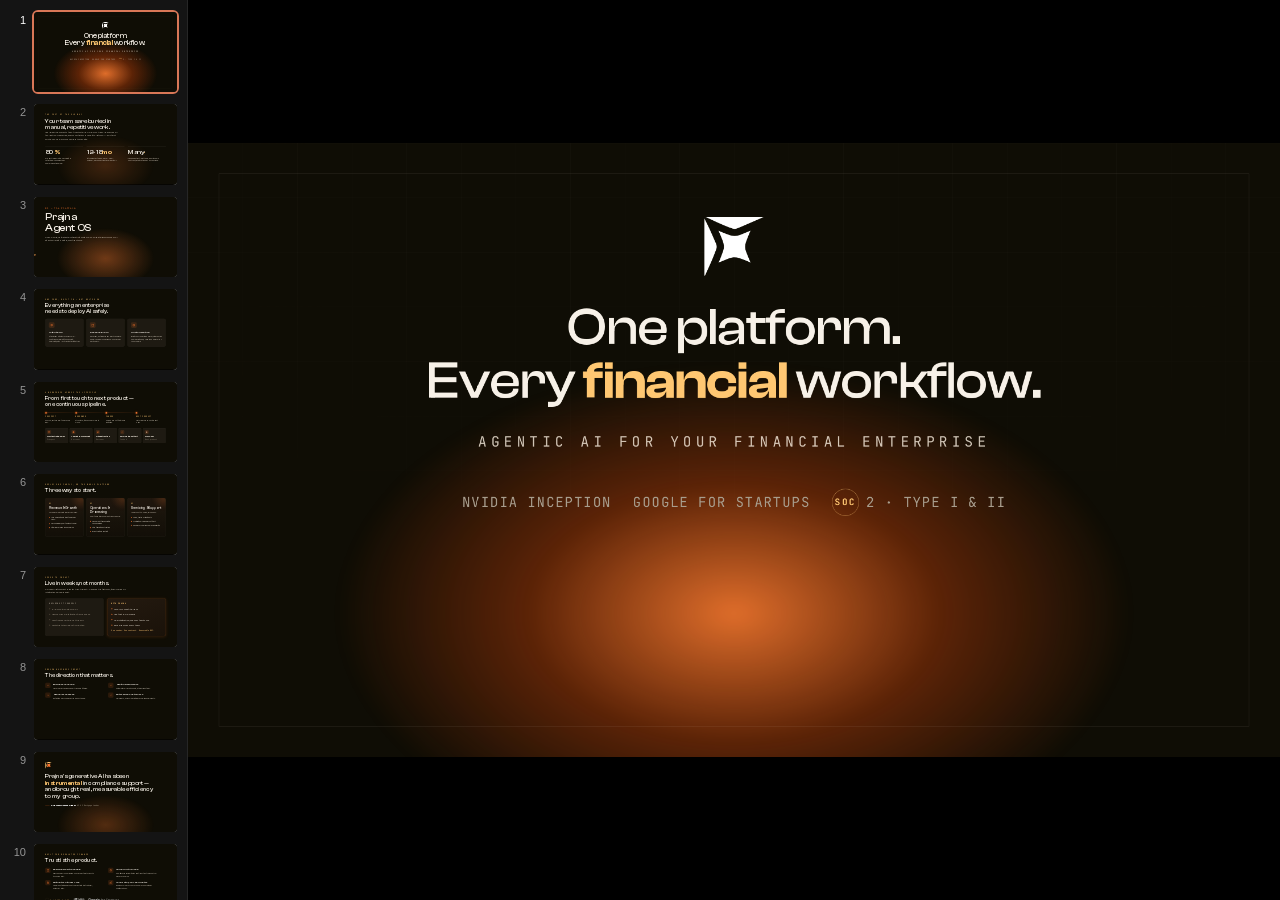
<file: deck/index.html>
<!doctype html>
<html lang="en">
<head>
<meta charset="utf-8" />
<meta name="viewport" content="width=device-width, initial-scale=1.0" />
<title>Prajna — Sales Deck</title>
<link rel="stylesheet" href="colors_and_type.css" />
<style>
  deck-stage:not(:defined){visibility:hidden}
  html,body{margin:0;background:#000}
  section{width:1920px;height:1080px;overflow:hidden;font-family:var(--font-sans);color:#F7F1E8}

  /* ---- backgrounds & frame ---- */
  .obsidian-bg{background:var(--ink-900)}
  .paper-bg{background:var(--paper-50);color:var(--ink-900)}
  .dawn{position:absolute;left:50%;bottom:-46%;transform:translateX(-50%);width:2400px;height:1500px;pointer-events:none;
    background:radial-gradient(44% 44% at 50% 50%, rgba(246,120,47,.9) 0%, rgba(200,67,10,.42) 34%, rgba(200,67,10,0) 66%);filter:blur(10px)}
  .dawn.soft{background:radial-gradient(44% 44% at 50% 50%, rgba(246,120,47,.42) 0%, rgba(200,67,10,0) 62%)}
  .frame{position:absolute;inset:54px;border:1.5px solid rgba(255,246,232,.16);pointer-events:none}
  .gridbg{position:absolute;inset:0;pointer-events:none;opacity:.5;
    background-image:linear-gradient(rgba(255,246,232,.04) 1px,transparent 1px),linear-gradient(90deg,rgba(255,246,232,.04) 1px,transparent 1px);
    background-size:96px 96px;
    -webkit-mask-image:radial-gradient(120% 90% at 50% 0%,#000 30%,transparent 78%);mask-image:radial-gradient(120% 90% at 50% 0%,#000 30%,transparent 78%)}
  .pad{position:absolute;inset:0;padding:130px 150px;box-sizing:border-box;display:flex;flex-direction:column}
  .z{position:relative;z-index:3}

  /* ---- type primitives ---- */
  .eyebrow{font-family:var(--font-mono);font-size:24px;letter-spacing:.32em;text-transform:uppercase;color:var(--spark-amber)}
  .paper-bg .eyebrow{color:var(--accent-ink)}
  .serif{font-family:var(--font-display);font-weight:500;letter-spacing:-.02em;line-height:1.02}
  em{font-style:normal;font-weight:600;color:var(--spark-amber)}
  .paper-bg em{color:var(--accent-ink)}
  .mono{font-family:var(--font-mono);font-feature-settings:"tnum" 1}

  /* ---- 1 · title ---- */
  .s-title{align-items:center;justify-content:center;text-align:center}
  .s-title .logo{height:104px;margin-bottom:44px}
  .s-title h1{font-size:92px;margin:0;max-width:1320px}
  .s-title .tag{font-family:var(--font-mono);font-size:25px;letter-spacing:.3em;text-transform:uppercase;color:rgba(255,245,230,.8);margin-top:42px}
  .s-title .trust{display:flex;gap:38px;align-items:center;justify-content:center;margin-top:66px;font-family:var(--font-mono);
    font-size:24px;letter-spacing:.1em;text-transform:uppercase;color:var(--ink-300)}
  .s-title .trust span{display:flex;align-items:center;gap:12px}
  .s-title .trust b{width:46px;height:46px;border:1.5px solid rgba(250,198,115,.45);border-radius:50%;display:flex;align-items:center;justify-content:center;color:var(--spark-amber);font-size:16px}

  /* ---- section divider ---- */
  .s-sec{justify-content:center}
  .s-sec .idx{font-family:var(--font-mono);font-size:30px;letter-spacing:.2em;color:var(--spark-orange)}
  .s-sec h2{font-size:140px;margin:22px 0 0;max-width:1400px}
  .s-sec .sub{font-size:30px;color:var(--ink-200);margin-top:40px;max-width:980px;line-height:1.45}
  .s-sec .mk{position:absolute;right:150px;top:50%;transform:translateY(-50%);width:300px;opacity:.92;filter:drop-shadow(0 0 60px rgba(246,120,47,.5))}

  /* ---- generic content head ---- */
  .head .eyebrow{margin-bottom:22px}
  .head h2{font-size:74px;margin:0;max-width:1300px}
  .head h2.dark{color:var(--ink-900)}
  .head p.kick{font-size:30px;line-height:1.45;color:var(--ink-200);margin:28px 0 0;max-width:1100px}
  .paper-bg .head p.kick{color:var(--fg-2)}

  /* ---- 2 · problem ---- */
  .s-prob h2{font-size:78px;margin:0 0 16px;max-width:1300px}
  .s-prob .lead{font-size:30px;color:var(--ink-200);max-width:1040px;line-height:1.45;margin:0 0 76px}
  .s-prob .row{display:grid;grid-template-columns:repeat(3,1fr);gap:48px;margin-top:auto;margin-bottom:auto}
  .s-prob .cell{border-top:2px solid rgba(255,246,232,.16);padding-top:30px}
  .s-prob .cell .pic{font-family:var(--font-display);font-weight:500;font-size:86px;line-height:1;color:#FBF5EC;letter-spacing:-.02em}
  .s-prob .cell .pic em{color:var(--spark-amber)}
  .s-prob .cell .lab{font-size:26px;color:var(--ink-200);margin-top:22px;line-height:1.42;max-width:420px}

  /* ---- platform overview (capability grid) ---- */
  .s-cap .grid{display:grid;grid-template-columns:repeat(3,1fr);gap:34px;flex:1;margin-top:64px}
  .s-cap .card{background:var(--ink-800);border:1px solid rgba(255,246,232,.1);border-radius:24px;padding:48px;display:flex;flex-direction:column}
  .s-cap .card .ic{width:78px;height:78px;border-radius:20px;background:rgba(246,120,47,.14);display:flex;align-items:center;justify-content:center;margin-bottom:34px}
  .s-cap .card .ic img{width:40px;height:40px}
  .s-cap .card h3{font-family:var(--font-display);font-weight:500;font-size:36px;color:#FBF5EC;margin:0;letter-spacing:-.01em}
  .s-cap .card p{font-size:24px;line-height:1.45;color:var(--ink-200);margin:18px 0 0}

  /* ---- agent workforce (lifecycle pipeline) ---- */
  .s-life .phases{display:flex;align-items:center;gap:0;margin:70px 0 56px}
  .s-life .ph{flex:1;display:flex;flex-direction:column;gap:18px;position:relative}
  .s-life .ph .dot{width:22px;height:22px;border-radius:50%;background:var(--spark-orange);box-shadow:0 0 0 8px rgba(246,120,47,.16),0 0 30px rgba(246,120,47,.6);position:relative;z-index:2}
  .s-life .ph::after{content:"";position:absolute;top:10px;left:11px;width:100%;height:2px;background:linear-gradient(90deg,var(--spark-orange),rgba(246,120,47,.25));z-index:1}
  .s-life .ph:last-child::after{display:none}
  .s-life .ph .pname{font-family:var(--font-mono);font-size:25px;letter-spacing:.12em;text-transform:uppercase;color:var(--spark-amber)}
  .s-life .ph .pdesc{font-size:24px;color:var(--ink-200);line-height:1.4;max-width:340px}
  .s-life .agents{display:grid;grid-template-columns:repeat(5,1fr);gap:20px;margin-top:auto}
  .s-life .agent{background:var(--ink-800);border:1px solid rgba(255,246,232,.1);border-radius:18px;padding:26px 24px;display:flex;flex-direction:column;gap:16px}
  .s-life .agent .ai{width:54px;height:54px;border-radius:14px;background:rgba(246,120,47,.14);display:flex;align-items:center;justify-content:center}
  .s-life .agent .ai img{width:28px;height:28px}
  .s-life .agent h4{font-size:25px;font-weight:600;color:#F4ECE0;margin:0;line-height:1.15}
  .s-life .agent span{font-family:var(--font-mono);font-size:24px;color:var(--ink-400)}

  /* ---- three solution families ---- */
  .s-fam .cols{display:grid;grid-template-columns:repeat(3,1fr);gap:34px;flex:1;margin-top:64px}
  .s-fam .col{position:relative;background:linear-gradient(180deg,rgba(36,26,16,.8),rgba(20,16,9,.7));border:1px solid rgba(255,246,232,.1);border-radius:26px;padding:50px;display:flex;flex-direction:column;overflow:hidden}
  .s-fam .col .pglow{position:absolute;right:-30%;top:-30%;width:70%;height:60%;background:radial-gradient(circle,rgba(246,120,47,.2),transparent 65%);filter:blur(20px)}
  .s-fam .col .num{font-family:var(--font-mono);font-size:24px;letter-spacing:.16em;color:var(--spark-amber);position:relative;z-index:2}
  .s-fam .col h3{font-family:var(--font-display);font-weight:500;font-size:42px;color:#FBF5EC;margin:24px 0 0;letter-spacing:-.01em;position:relative;z-index:2}
  .s-fam .col .desc{font-size:24px;line-height:1.45;color:var(--ink-200);margin:18px 0 0;position:relative;z-index:2}
  .s-fam .col ul{list-style:none;margin:34px 0 0;padding:0;display:flex;flex-direction:column;gap:20px;position:relative;z-index:2}
  .s-fam .col li{font-size:24px;line-height:1.35;color:#E6DECF;display:flex;gap:16px;align-items:flex-start}
  .s-fam .col li .d{width:11px;height:11px;flex:none;margin-top:11px;transform:rotate(45deg);background:var(--spark-orange)}

  /* ---- comparison (speed) ---- */
  .s-cmp h2{font-size:72px;margin:0 0 18px}
  .s-cmp .lead{font-size:30px;color:var(--ink-200);max-width:1080px;line-height:1.4;margin:0 0 60px}
  .s-cmp .cols{display:grid;grid-template-columns:1fr 1fr;gap:50px;flex:1}
  .s-cmp .col{border-radius:24px;padding:54px;display:flex;flex-direction:column}
  .s-cmp .old{background:var(--ink-800);border:1px solid rgba(255,246,232,.1)}
  .s-cmp .new{background:linear-gradient(160deg,#241a10,#1a1209);border:1.5px solid rgba(246,120,47,.4);box-shadow:var(--glow-soft)}
  .s-cmp .col h3{font-family:var(--font-mono);font-size:24px;letter-spacing:.16em;text-transform:uppercase;margin:0 0 38px}
  .s-cmp .old h3{color:var(--ink-300)}.s-cmp .new h3{color:var(--spark-amber)}
  .s-cmp ul{list-style:none;margin:0;padding:0;display:flex;flex-direction:column;gap:30px}
  .s-cmp li{font-size:31px;line-height:1.4;color:#EDE6DA;display:flex;gap:18px;align-items:flex-start}
  .s-cmp .old li{color:var(--ink-300)}
  .s-cmp li .d{width:12px;height:12px;flex:none;margin-top:13px;transform:rotate(45deg)}
  .s-cmp .old li .d{background:var(--ink-500)}
  .s-cmp .new li .d{background:var(--spark-orange)}
  .s-cmp .ftag{font-family:var(--font-mono);font-size:24px;color:var(--spark-amber);margin-top:auto;padding-top:34px}

  /* ---- proof / directional impact (daylight) ---- */
  .s-stat .row{display:grid;grid-template-columns:repeat(4,1fr);gap:46px;margin-top:auto;margin-bottom:auto}
  .s-stat .cell{border-top:2px solid var(--paper-300);padding-top:34px;display:flex;flex-direction:column;gap:24px}
  .s-stat .arrow{width:92px;height:92px;border-radius:24px;display:flex;align-items:center;justify-content:center;background:rgba(246,120,47,.12)}
  .s-stat .arrow svg{width:50px;height:50px}
  .s-stat .arrow.up{color:var(--accent-ink)}.s-stat .arrow.down{color:var(--spark-orange)}
  .s-stat .lab{font-family:var(--font-display);font-weight:500;font-size:40px;color:var(--ink-900);letter-spacing:-.01em;line-height:1.05}
  .s-stat .sub{font-size:24px;color:var(--fg-2);line-height:1.4;margin-top:-8px}

  /* ---- quote ---- */
  .s-quote{justify-content:center}
  .s-quote .mk{width:96px;margin-bottom:50px}
  .s-quote blockquote{font-family:var(--font-display);font-weight:500;font-size:76px;line-height:1.2;margin:0;max-width:1500px;color:#FBF5EC}
  .s-quote .by{margin-top:64px;display:flex;align-items:center;gap:20px}
  .s-quote .by b{font-size:28px;font-weight:700;color:#fff}
  .s-quote .by span{font-family:var(--font-mono);font-size:24px;color:var(--ink-300)}
  .s-quote .by .bar{width:60px;height:2px;background:var(--spark-orange)}

  /* ---- trust / responsible AI ---- */
  .s-trust .grid{display:grid;grid-template-columns:repeat(2,1fr);gap:36px 70px;flex:1;margin-top:60px;align-content:center}
  .s-trust .item{display:flex;gap:28px;align-items:flex-start}
  .s-trust .item .ic{width:72px;height:72px;border-radius:18px;background:rgba(246,120,47,.13);display:flex;align-items:center;justify-content:center;flex:none}
  .s-trust .item .ic img{width:36px;height:36px}
  .s-trust .item h4{font-family:var(--font-display);font-weight:500;font-size:34px;color:#FBF5EC;margin:4px 0 0;letter-spacing:-.01em}
  .s-trust .item p{font-size:24px;line-height:1.42;color:var(--ink-200);margin:14px 0 0;max-width:560px}
  .s-trust .badges{display:flex;align-items:center;gap:50px;margin-top:70px;padding-top:44px;border-top:1px solid rgba(255,246,232,.12)}
  .s-trust .badges img{height:54px;opacity:.85;filter:saturate(0) brightness(0) invert(1)}
  .s-trust .badges .soc{font-family:var(--font-mono);font-size:25px;letter-spacing:.1em;text-transform:uppercase;color:var(--spark-amber);display:flex;align-items:center;gap:14px}
  .s-trust .badges .soc b{width:52px;height:52px;border:1.5px solid rgba(250,198,115,.45);border-radius:50%;display:flex;align-items:center;justify-content:center;color:var(--spark-amber);font-size:17px}

  /* ---- delivery model ---- */
  .s-deliver .cols{display:grid;grid-template-columns:repeat(3,1fr);gap:34px;flex:1;margin-top:64px}
  .s-deliver .col{background:var(--ink-800);border:1px solid rgba(255,246,232,.1);border-radius:24px;padding:50px;display:flex;flex-direction:column}
  .s-deliver .col.feat{border-color:rgba(246,120,47,.4);background:linear-gradient(160deg,#241a10,#1a1209);box-shadow:var(--glow-soft)}
  .s-deliver .col .k{font-family:var(--font-mono);font-size:24px;letter-spacing:.14em;text-transform:uppercase;color:var(--spark-amber)}
  .s-deliver .col h3{font-family:var(--font-display);font-weight:500;font-size:40px;color:#FBF5EC;margin:24px 0 0;letter-spacing:-.01em}
  .s-deliver .col p{font-size:25px;line-height:1.45;color:var(--ink-200);margin:20px 0 0}

  /* ---- closing ---- */
  .s-end{align-items:center;justify-content:center;text-align:center}
  .s-end h2{font-size:104px;margin:0;max-width:1440px}
  .s-end .logo{height:52px;margin-top:74px;opacity:.95}
  .s-end .cta{margin-top:50px;display:inline-flex;align-items:center;gap:16px;background:var(--spark-orange);color:#1A0E04;
    font-size:28px;font-weight:600;border-radius:999px;padding:24px 50px;box-shadow:var(--glow-soft)}
  .s-end .phone{font-family:var(--font-mono);font-size:24px;color:var(--spark-amber);margin-top:38px;letter-spacing:.06em}

  @media (prefers-reduced-motion:no-preference){
    [data-deck-active] .anim{animation:rise .7s var(--ease-out) both}
    [data-deck-active] .anim2{animation:rise .7s var(--ease-out) .12s both}
    [data-deck-active] .anim3{animation:rise .7s var(--ease-out) .24s both}
    [data-deck-active] .anim4{animation:rise .7s var(--ease-out) .36s both}
    [data-deck-active] .anim5{animation:rise .7s var(--ease-out) .48s both}
    @keyframes rise{from{opacity:0;transform:translateY(34px)}to{opacity:1;transform:none}}
  }
</style>
</head>
<body>
<deck-stage width="1920" height="1080">

  <template id="__bundler_thumbnail" data-bg-color="#0F0D05">
    <svg viewBox="0 0 1200 800" xmlns="http://www.w3.org/2000/svg">
      <rect width="1200" height="800" fill="#0F0D05"/>
      <circle cx="600" cy="640" r="320" fill="#F6782F" opacity="0.5"/>
      <text x="600" y="430" font-family="sans-serif" font-size="200" font-weight="700" fill="#FBF5EC" text-anchor="middle">p</text>
    </svg>
  </template>

  <!-- 1 · TITLE -->
  <section class="obsidian-bg" data-label="Title" data-screen-label="01">
    <div class="dawn"></div>
    <div class="frame"></div>
    <div class="gridbg"></div>
    <div class="pad s-title z">
      <img class="logo anim" src="assets/prajna-logo-light.svg" alt="Prajna" />
      <h1 class="serif anim2">One platform.<br />Every <em>financial</em> workflow.</h1>
      <div class="tag anim3">Agentic AI for your financial enterprise</div>
      <div class="trust anim3">
        <span>NVIDIA Inception</span>
        <span>Google for Startups</span>
        <span><b>SOC</b> 2 · Type I &amp; II</span>
      </div>
    </div>
  </section>

  <!-- 2 · THE PROBLEM -->
  <section class="obsidian-bg" data-label="The problem" data-screen-label="02">
    <div class="dawn soft" style="opacity:.5"></div>
    <div class="pad s-prob z">
      <div class="eyebrow anim" style="margin-bottom:24px">The cost of the old way</div>
      <h2 class="serif anim">Your teams are buried in<br />manual, repetitive work.</h2>
      <p class="lead anim2">Leads leak. Documents pile up. Pilots stall for 12–18 months and never reach production.
        Meanwhile, every competitor is racing to deploy AI — and point solutions only add more vendors to manage.</p>
      <div class="row">
        <div class="cell anim3"><div class="pic serif">80<em>%</em></div><div class="lab">of effort in lending &amp; servicing is repetitive document and communication work.</div></div>
        <div class="cell anim4"><div class="pic serif">12–18<em>mo</em></div><div class="lab">typical enterprise AI build — slow, custom, and uncertain to deliver ROI.</div></div>
        <div class="cell anim5"><div class="pic serif">Many<em>·</em></div><div class="lab">disconnected point tools, each its own contract, integration and risk surface.</div></div>
      </div>
    </div>
  </section>

  <!-- 3 · SECTION: THE PLATFORM -->
  <section class="obsidian-bg" data-label="Section · Platform" data-screen-label="03">
    <div class="dawn soft"></div>
    <div class="pad s-sec z">
      <div class="idx anim mono">01 — The Platform</div>
      <h2 class="serif anim2">Prajna<br />Agent OS</h2>
      <p class="sub anim3">One no-code, battle-tested operating system. A coordinated workforce of AI agents
        sharing a single, compliant core.</p>
    </div>
    <img class="mk anim2" src="assets/prajna-mark.svg" alt="" />
  </section>

  <!-- 4 · PLATFORM CAPABILITIES -->
  <section class="obsidian-bg" data-label="Platform capabilities" data-screen-label="04">
    <div class="pad s-cap z">
      <div class="head">
        <div class="eyebrow anim">One core, built in — not bolted on</div>
        <h2 class="serif anim">Everything an enterprise<br />needs to deploy AI safely.</h2>
      </div>
      <div class="grid">
        <div class="card anim2">
          <div class="ic"><img src="assets/icons/agent-user.svg" alt="" /></div>
          <h3>Agentic OS</h3>
          <p>Specialized agents for every role — compliance, lending, processing, servicing, sales — orchestrated together.</p>
        </div>
        <div class="card anim3">
          <div class="ic"><img src="assets/icons/system.svg" alt="" /></div>
          <h3>Responsible AI</h3>
          <p>Governed, explainable and field-traceable. Every decision is confidence-scored and audit-ready.</p>
        </div>
        <div class="card anim4">
          <div class="ic"><img src="assets/icons/cog.svg" alt="" /></div>
          <h3>Customization</h3>
          <p>Bring your foundation model, standardize on a leading one, or fine-tune a model for your domain.</p>
        </div>
      </div>
    </div>
  </section>

  <!-- 5 · AGENT WORKFORCE / LIFECYCLE -->
  <section class="obsidian-bg" data-label="The agent workforce" data-screen-label="05">
    <div class="pad s-life z">
      <div class="head">
        <div class="eyebrow anim">A workforce across the lifecycle</div>
        <h2 class="serif anim">From first touch to next product —<br />one continuous pipeline.</h2>
      </div>
      <div class="phases anim2">
        <div class="ph"><span class="dot"></span><div class="pname">Prospect</div><div class="pdesc">Source, nurture and qualify every lead.</div></div>
        <div class="ph"><span class="dot"></span><div class="pname">Borrower</div><div class="pdesc">Structure, process and clear to close.</div></div>
        <div class="ph"><span class="dot"></span><div class="pname">Funded</div><div class="pdesc">Service and support in any language.</div></div>
        <div class="ph"><span class="dot"></span><div class="pname">Next product</div><div class="pdesc">Match and cross-sell the next offer.</div></div>
      </div>
      <div class="agents">
        <div class="agent anim2"><div class="ai"><img src="assets/icons/agent-user.svg" alt="" /></div><h4>Prospecting &amp; Sales</h4><span>Prospect</span></div>
        <div class="agent anim3"><div class="ai"><img src="assets/icons/briefcase.svg" alt="" /></div><h4>Lending &amp; Processing</h4><span>Borrower</span></div>
        <div class="agent anim3"><div class="ai"><img src="assets/icons/node.svg" alt="" /></div><h4>Title Extraction</h4><span>Borrower</span></div>
        <div class="agent anim4"><div class="ai"><img src="assets/icons/message.svg" alt="" /></div><h4>Servicing &amp; Support</h4><span>Funded</span></div>
        <div class="agent anim5"><div class="ai"><img src="assets/icons/flash.svg" alt="" /></div><h4>Cross-Sell</h4><span>Next product</span></div>
      </div>
    </div>
  </section>

  <!-- 6 · THREE SOLUTION FAMILIES -->
  <section class="obsidian-bg" data-label="Solution families" data-screen-label="06">
    <div class="pad s-fam z">
      <div class="head">
        <div class="eyebrow anim">Deploy one family, or the whole platform</div>
        <h2 class="serif anim">Three ways to start.</h2>
      </div>
      <div class="cols">
        <div class="col anim2">
          <div class="pglow"></div>
          <div class="num">01</div>
          <h3>Revenue &amp; Growth</h3>
          <div class="desc">Turn more leads into funded business.</div>
          <ul>
            <li><span class="d"></span>LO &amp; sales agents that qualify and book</li>
            <li><span class="d"></span>Personalized, compliant outreach</li>
            <li><span class="d"></span>Pipeline defense &amp; conversion</li>
          </ul>
        </div>
        <div class="col anim3">
          <div class="pglow"></div>
          <div class="num">02</div>
          <h3>Operations &amp; Processing</h3>
          <div class="desc">Compress the document-heavy middle.</div>
          <ul>
            <li><span class="d"></span>Document processing &amp; reconciliation</li>
            <li><span class="d"></span>Title package extraction</li>
            <li><span class="d"></span>Inbox triage &amp; routing</li>
          </ul>
        </div>
        <div class="col anim4">
          <div class="pglow"></div>
          <div class="num">03</div>
          <h3>Servicing &amp; Support</h3>
          <div class="desc">Lower cost-to-serve, raise CSAT.</div>
          <ul>
            <li><span class="d"></span>Voice, text &amp; chat agents</li>
            <li><span class="d"></span>Multilingual borrower support</li>
            <li><span class="d"></span>Answers from your own knowledge</li>
          </ul>
        </div>
      </div>
    </div>
  </section>

  <!-- 7 · SPEED (comparison) -->
  <section class="obsidian-bg" data-label="Speed to impact" data-screen-label="07">
    <div class="pad s-cmp z">
      <div class="eyebrow anim" style="margin-bottom:22px">Speed to impact</div>
      <h2 class="serif anim">Live in weeks, not months.</h2>
      <p class="lead anim">And each deployment is faster than the last — because the platform, guard rails and integrations already exist.</p>
      <div class="cols">
        <div class="col old anim2">
          <h3>Building it yourself</h3>
          <ul>
            <li><span class="d"></span>12–18 month custom build</li>
            <li><span class="d"></span>New vendor &amp; integration per use case</li>
            <li><span class="d"></span>Compliance bolted on at the end</li>
            <li><span class="d"></span>Pilots that stall before production</li>
          </ul>
        </div>
        <div class="col new anim3">
          <h3>With Prajna</h3>
          <ul>
            <li><span class="d"></span>Proof of concept in days</li>
            <li><span class="d"></span>Live pilot in 2–6 weeks</li>
            <li><span class="d"></span>One integration, one compliant core</li>
            <li><span class="d"></span>Reused across every team</li>
          </ul>
          <div class="ftag mono">One vendor. One contract. Measurable ROI.</div>
        </div>
      </div>
    </div>
  </section>

  <!-- 8 · PROOF / IMPACT (daylight) -->
  <section class="obsidian-bg" data-label="Business impact" data-screen-label="08">
    <div class="pad s-trust z">
      <div class="head">
        <div class="eyebrow anim">Proven business impact</div>
        <h2 class="serif anim">The direction that matters.</h2>
      </div>
      <div class="grid">
        <div class="item anim2">
          <div class="ic"><svg viewBox="0 0 24 24" width="24px" fill="none" stroke="#FF782E" stroke-width="2.4" stroke-linecap="round" stroke-linejoin="round"><polyline points="22 7 13.5 15.5 8.5 10.5 2 17"/><polyline points="16 7 22 7 22 13"/></svg></div>
          <div>
            <h4>Business revenue</h4>
            <p>More funded business from the same pipeline.</p>
          </div>
        </div>
        <div class="item anim3">
          <div class="ic"><svg viewBox="0 0 24 24" width="24px" fill="none" stroke="#FF782E" stroke-width="2.4" stroke-linecap="round" stroke-linejoin="round"><polyline points="22 7 13.5 15.5 8.5 10.5 2 17"/><polyline points="16 7 22 7 22 13"/></svg></div>
          <div>
            <h4>Margin &amp; efficiency</h4>
            <p>Automated where it counts, at machine speed.</p>
          </div>
        </div>
        <div class="item anim3">
          <div class="ic"><svg viewBox="0 0 24 24" width="24px" fill="none" stroke="#FF782E" stroke-width="2.4" stroke-linecap="round" stroke-linejoin="round"><polyline points="22 17 13.5 8.5 8.5 13.5 2 7"/><polyline points="16 17 22 17 22 11"/></svg></div>
          <div>
            <h4>Manual processes</h4>
            <p>Repetitive work removed from your teams.</p>
          </div>
        </div>
        <div class="item anim4">
          <div class="ic"><svg viewBox="0 0 24 24" width="24px"" fill="none" stroke="#FF782E" stroke-width="2.4" stroke-linecap="round" stroke-linejoin="round"><polyline points="22 7 13.5 15.5 8.5 10.5 2 17"/><polyline points="16 7 22 7 22 13"/></svg></div>
          <div>
            <h4>Enterprise customers</h4>
            <p>Thousands, across leading lenders &amp; financial clients.</p>
          </div>
        </div>
      </div>
    </div>
  </section>

  <!-- 9 · QUOTE -->
  <section class="obsidian-bg" data-label="Quote" data-screen-label="09">
    <div class="dawn soft" style="bottom:-60%;opacity:.7"></div>
    <div class="pad s-quote z">
      <img class="mk anim" src="assets/prajna-mark.svg" alt="" />
      <blockquote class="anim2">Prajna's generative AI has been <em>instrumental</em> in compliance support — and brought real, measurable efficiency to my group.</blockquote>
      <div class="by anim3"><span class="bar"></span><b>Chief Compliance Officer</b><span>#2 US Mortgage Lender</span></div>
    </div>
  </section>

  <!-- 10 · TRUST / RESPONSIBLE AI -->
  <section class="obsidian-bg" data-label="Trust &amp; governance" data-screen-label="10">
    <div class="pad s-trust z">
      <div class="head">
        <div class="eyebrow anim">Built for regulated finance</div>
        <h2 class="serif anim">Trust is the product.</h2>
      </div>
      <div class="grid">
        <div class="item anim2"><div class="ic"><img src="assets/icons/system.svg" alt="" /></div><div><h4>Explainable &amp; traceable</h4><p>Every answer is confidence-scored and points back to its source field.</p></div></div>
        <div class="item anim3"><div class="ic"><img src="assets/icons/agent-user.svg" alt="" /></div><div><h4>Human-in-the-loop</h4><p>Configurable review gates keep your people in control of every decision.</p></div></div>
        <div class="item anim3"><div class="ic"><img src="assets/icons/cog.svg" alt="" /></div><div><h4>Regulatory guard rails</h4><p>Domain expertise and controls built into the platform, not added later.</p></div></div>
        <div class="item anim4"><div class="ic"><img src="assets/icons/node.svg" alt="" /></div><div><h4>Your data, your perimeter</h4><p>Run in our cloud or yours. You own your data and configurations.</p></div></div>
      </div>
      <div class="badges anim5">
        <span class="soc"><b>SOC</b> 2 · Type I &amp; II</span>
        <img src="assets/nvidia-inception.png" alt="NVIDIA Inception" />
        <img src="assets/google-startups.png" alt="Google for Startups" />
      </div>
    </div>
  </section>

  <!-- 11 · DELIVERY MODEL -->
  <section class="obsidian-bg" data-label="Delivery model" data-screen-label="11">
    <div class="pad s-deliver z">
      <div class="head">
        <div class="eyebrow anim">How you run it</div>
        <h2 class="serif anim">Your cloud or ours.<br />Your data, always.</h2>
      </div>
      <div class="cols">
        <div class="col feat anim2">
          <div class="k">Default</div>
          <h3>SaaS, hosted by Prajna</h3>
          <p>The fastest path to value — fully managed, continuously improved, SOC 2 certified.</p>
        </div>
        <div class="col anim3">
          <div class="k">Enterprise</div>
          <h3>Private cloud / hybrid</h3>
          <p>Run in your AWS, Azure or GCP with the Prajna backend via API. Your perimeter, your controls.</p>
        </div>
        <div class="col anim4">
          <div class="k">IP model</div>
          <h3>Clear ownership</h3>
          <p>Prajna owns the platform; you own your data and configurations. Customizations are licensed to you.</p>
        </div>
      </div>
    </div>
  </section>

  <!-- 12 · CLOSING -->
  <section class="obsidian-bg" data-label="Closing" data-screen-label="12">
    <div class="dawn"></div>
    <div class="frame"></div>
    <div class="gridbg"></div>
    <div class="pad s-end z">
      <h2 class="serif anim">Let's put an agent on<br />your <em>workflow</em>.</h2>
      <div class="cta anim2">Contact Sales
        <svg viewBox="0 0 24 24" width="26" height="26" fill="none" stroke="#1A0E04" stroke-width="2.2" stroke-linecap="round" stroke-linejoin="round"><path d="M5 12h14M13 6l6 6-6 6"/></svg>
      </div>
      <div class="phone anim3">sales@prajna.ai · +1 650-977-4136</div>
      <img class="logo anim3" src="assets/prajna-logo-light.svg" alt="Prajna" />
    </div>
  </section>

</deck-stage>
<script src="deck-stage.js"></script>
</body>
</html>
</file>
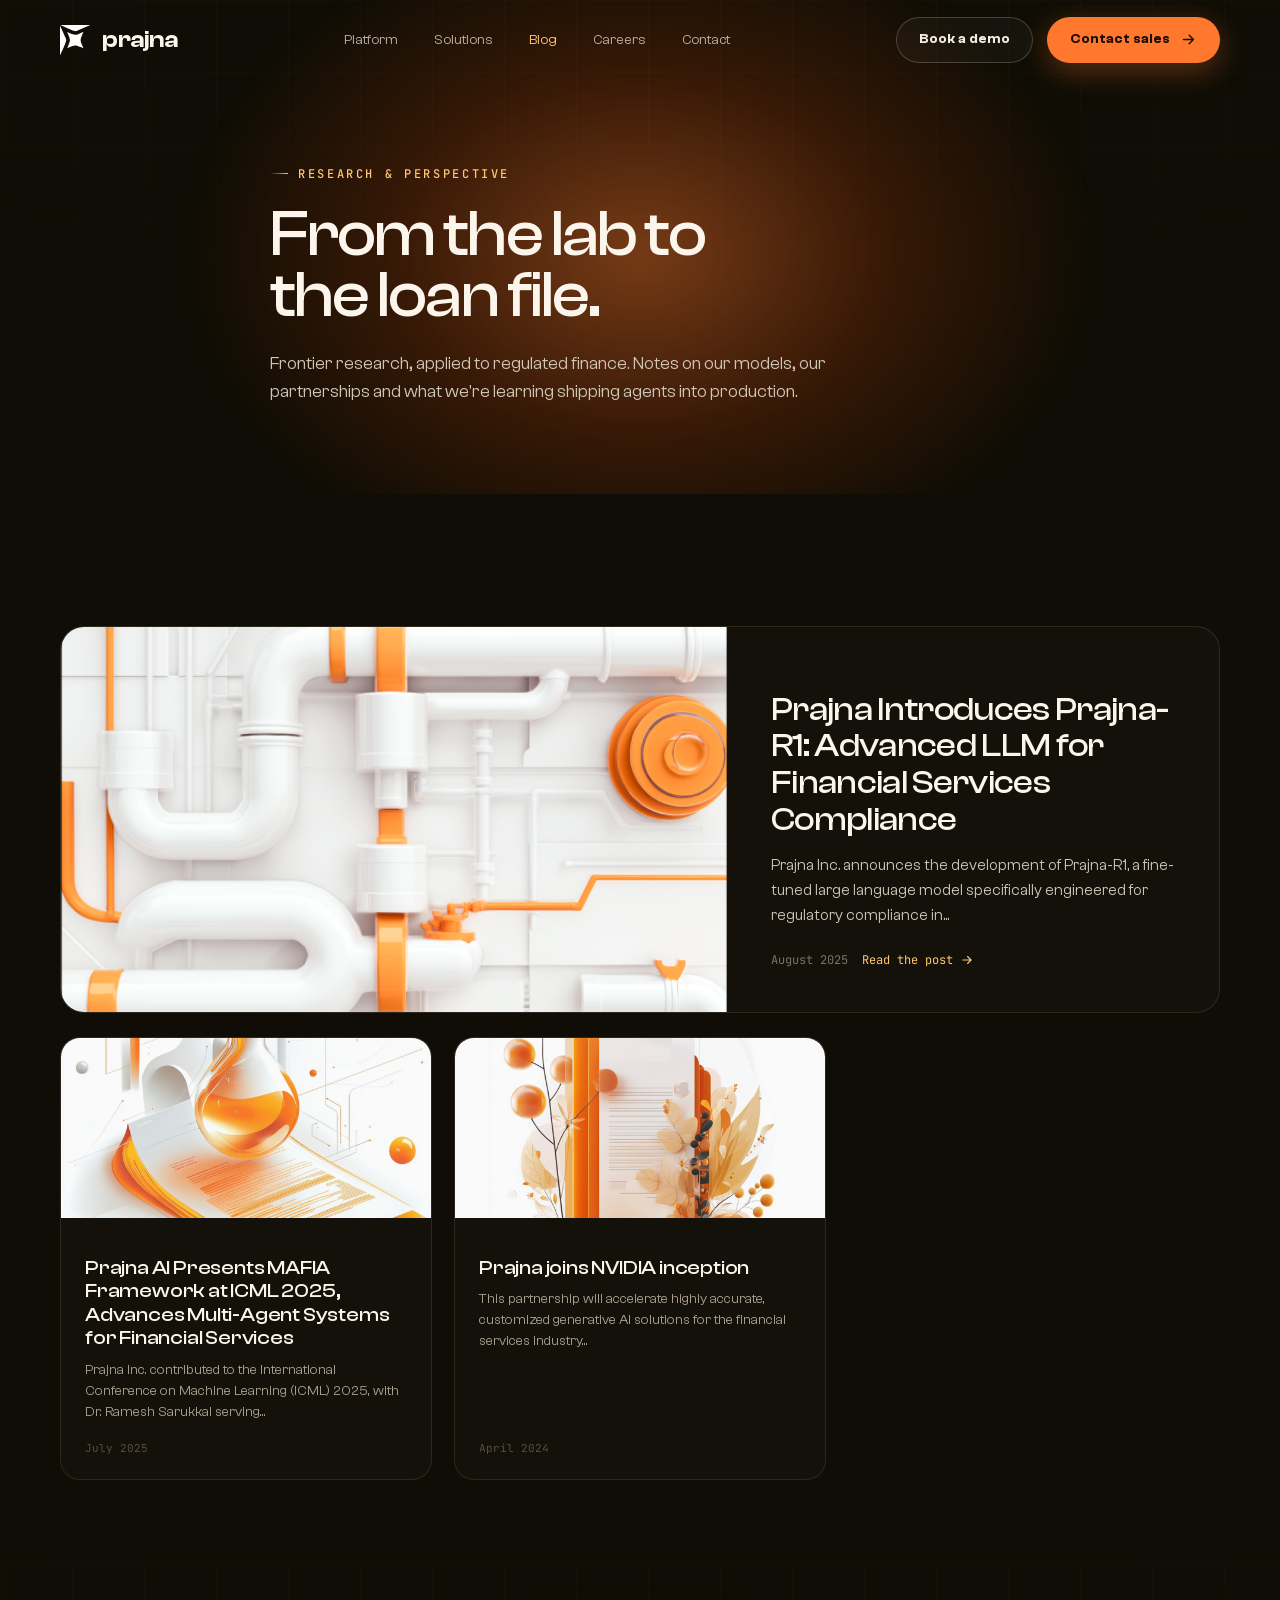
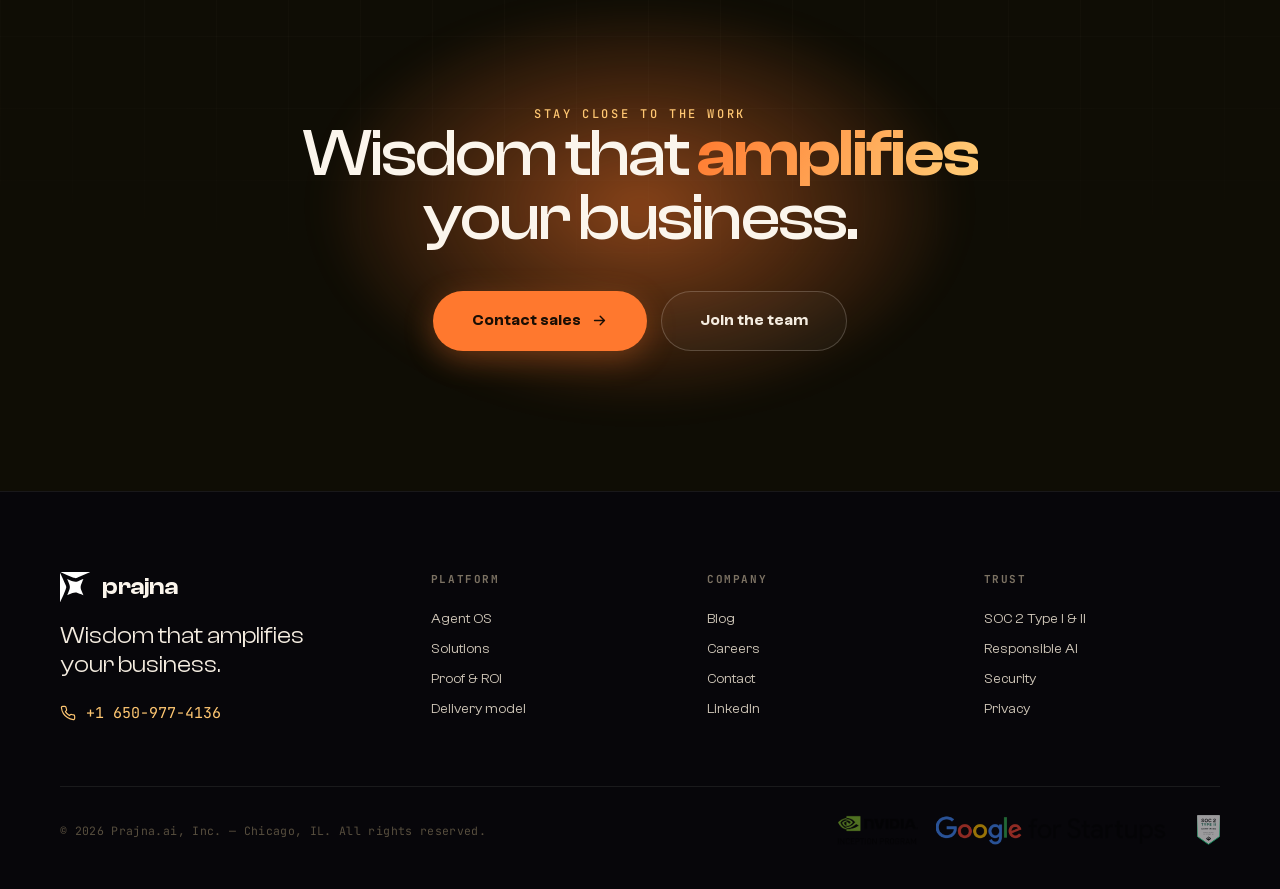
<file: blog.html>
<!DOCTYPE html>
<html lang="en">
<head>
<meta charset="UTF-8" />
<link rel="icon" type="image/svg+xml" href="/assets/prajnalogo.svg" />
<meta name="viewport" content="width=device-width, initial-scale=1.0" />
<title>Blog — Prajna</title>
<link rel="stylesheet" href="colors_and_type.css" />
<link rel="stylesheet" href="site.css" />
</head>
<body data-page="blog">

<section class="page-hero">
  <div class="hero-glow"></div>
  <div class="grid-lines"></div>
  <div class="wrap page-hero-inner">
    <span class="eyebrow" data-rise>Research &amp; perspective</span>
    <h1 class="display" data-rise data-delay="60">From the lab to<br />the loan file.</h1>
    <p class="lead" data-rise data-delay="120">Frontier research, applied to regulated finance. Notes on our models,
      our partnerships and what we're learning shipping agents into production.</p>
  </div>
</section>

<section class="section tight">
  <div class="wrap">
    <!-- feature post -->
    <a class="blog-feature" href="blog1.html" target="_blank" data-rise>
      <div class="bf-img"><img src="assets/blog1.png" alt="Prajna-R1" /></div>
      <div class="bf-body">
        <!--<span class="blog-tag">Models · Flagship</span>-->
        <h2>Prajna Introduces Prajna-R1: Advanced LLM for Financial Services Compliance</h2>
        <p>Prajna Inc. announces the development of Prajna-R1, a fine-tuned large 
          language model specifically engineered for regulatory compliance in...</p>
        <div class="blog-meta">
          <span>August 2025</span>
          <span class="read-link">Read the post
            <svg width="14" height="14" viewBox="0 0 24 24" fill="none" stroke="currentColor" stroke-width="2" stroke-linecap="round" stroke-linejoin="round"><path d="M5 12h14M13 6l6 6-6 6"/></svg>
          </span>
        </div>
      </div>
    </a>

    <!-- grid -->
    <div class="blog-grid">
      <a class="bcard" href="blog2.html" target="_blank" data-rise data-delay="60">
        <div class="bc-img"><img src="assets/blog2.png" alt="" /></div>
        <div class="bc-body">
          <!--<span class="blog-tag">Research</span>-->
          <h3>Prajna AI Presents MAFIA Framework at ICML 2025, Advances Multi-Agent Systems for Financial Services</h3>
          <p>Prajna Inc. contributed to the International Conference on Machine Learning (ICML) 2025, with Dr. Ramesh Sarukkai serving...</p>
          <div class="bc-meta">July 2025</div>
        </div>
      </a>
      <a class="bcard" href="blog3.html" target="_blank" data-rise data-delay="120">
        <div class="bc-img"><img src="assets/blog3.png" alt="" /></div>
        <div class="bc-body">
          <!--<span class="blog-tag">Engineering</span>-->
          <h3>Prajna joins NVIDIA inception</h3>
          <p>This partnership will accelerate highly accurate, customized generative AI solutions for the financial services industry...</p>
          <div class="bc-meta">April 2024</div>
        </div>
      </a>
      <!--<a class="bcard" href="blog.html" data-rise data-delay="180">
        <div class="bc-img"><img src="assets/brain-tiles.png" alt="" /></div>
        <div class="bc-body">
          <span class="blog-tag">Partnership</span>
          <h3>Prajna joins NVIDIA Inception</h3>
          <p>Accelerating compliant agent inference on NVIDIA's stack for financial enterprises.</p>
          <div class="bc-meta">Feb 2026 · 4 min</div>
        </div>
      </a>
      <a class="bcard" href="blog.html" data-rise data-delay="60">
        <div class="bc-img"><img src="assets/iso-dataops.png" alt="" /></div>
        <div class="bc-body">
          <span class="blog-tag">Partnership</span>
          <h3>Selected for Google for Startups</h3>
          <p>Scaling the Prajna data ecosystem and feedback loops on Google Cloud.</p>
          <div class="bc-meta">Jan 2026 · 4 min</div>
        </div>
      </a>
      <a class="bcard" href="blog.html" data-rise data-delay="120">
        <div class="bc-img"><img src="assets/blog1.png" alt="" /></div>
        <div class="bc-body">
          <span class="blog-tag">Responsible AI</span>
          <h3>What "field-traceable" really means</h3>
          <p>Our framework for explainable, governed AI — every answer points back to its source.</p>
          <div class="bc-meta">Dec 2025 · 6 min</div>
        </div>
      </a>
      <a class="bcard" href="blog.html" data-rise data-delay="180">
        <div class="bc-img"><img src="assets/blog2.png" alt="" /></div>
        <div class="bc-body">
          <span class="blog-tag">Customer</span>
          <h3>Inside Rate Intelligence</h3>
          <p>How a top-2 US retail lender runs operations efficiency and multilingual servicing on Prajna.</p>
          <div class="bc-meta">Nov 2025 · 9 min</div>
        </div>
      </a>-->
    </div>
  </div>
</section>

<section class="cta">
  <div class="cta-glow"></div>
  <div class="grid-lines"></div>
  <div class="wrap cta-inner">
    <span class="eyebrow solo" data-rise>Stay close to the work</span>
    <h2 class="display" data-rise data-delay="60">Wisdom that <em>amplifies</em><br />your business.</h2>
    <div class="hero-cta" data-rise data-delay="140">
      <a class="btn btn-accent btn-lg" href="contact.html">Contact sales
        <svg viewBox="0 0 24 24" fill="none" stroke="currentColor" stroke-width="2" stroke-linecap="round" stroke-linejoin="round"><path d="M5 12h14M13 6l6 6-6 6"/></svg>
      </a>
      <a class="btn btn-ghost btn-lg" href="careers.html">Join the team</a>
    </div>
  </div>
</section>

<div id="site-footer"></div>

<template id="__bundler_thumbnail">
  <svg xmlns="http://www.w3.org/2000/svg" viewBox="0 0 100 100">
    <rect width="100" height="100" fill="#0F0D05"/>
    <circle cx="50" cy="74" r="34" fill="#FF782E" opacity="0.55"/>
    <text x="50" y="46" font-family="sans-serif" font-size="30" font-weight="700" fill="#FBF5EC" text-anchor="middle">p</text>
  </svg>
</template>

<script src="site.js"></script>
</body>
</html>
</file>
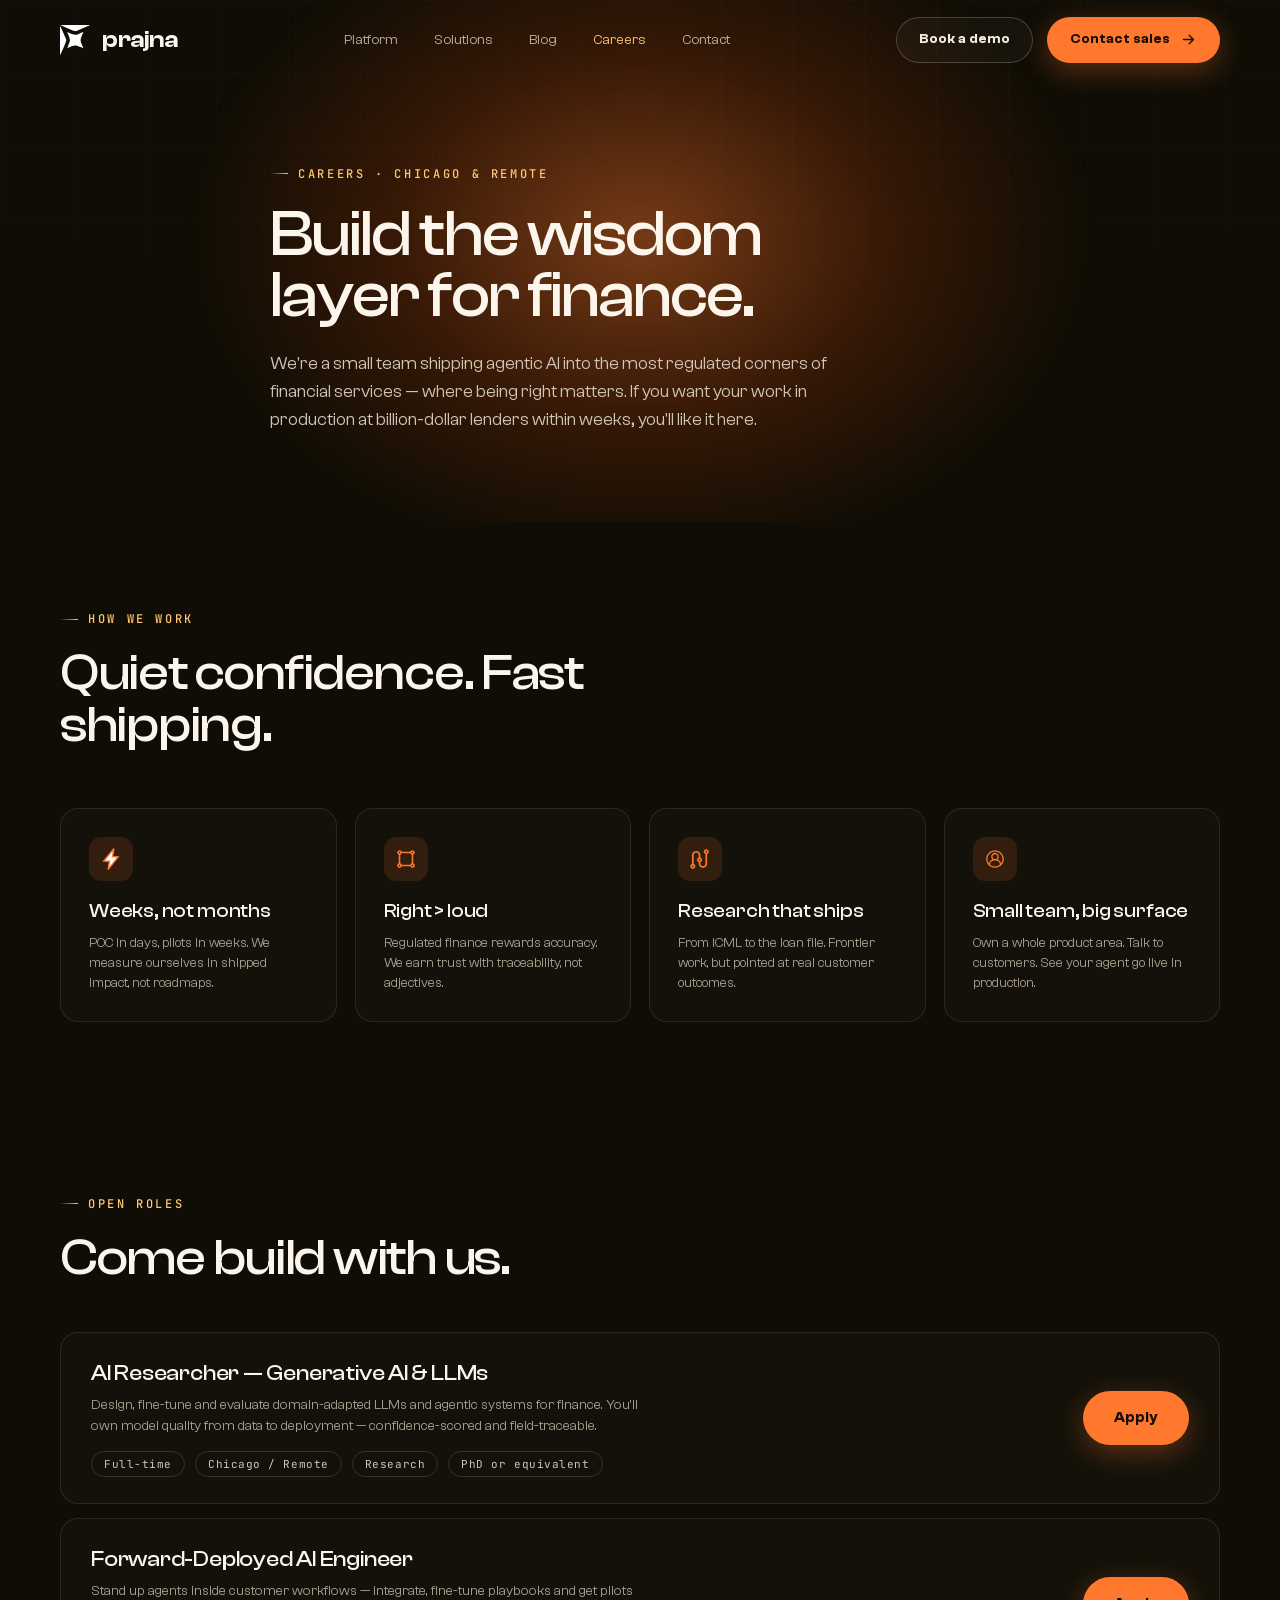
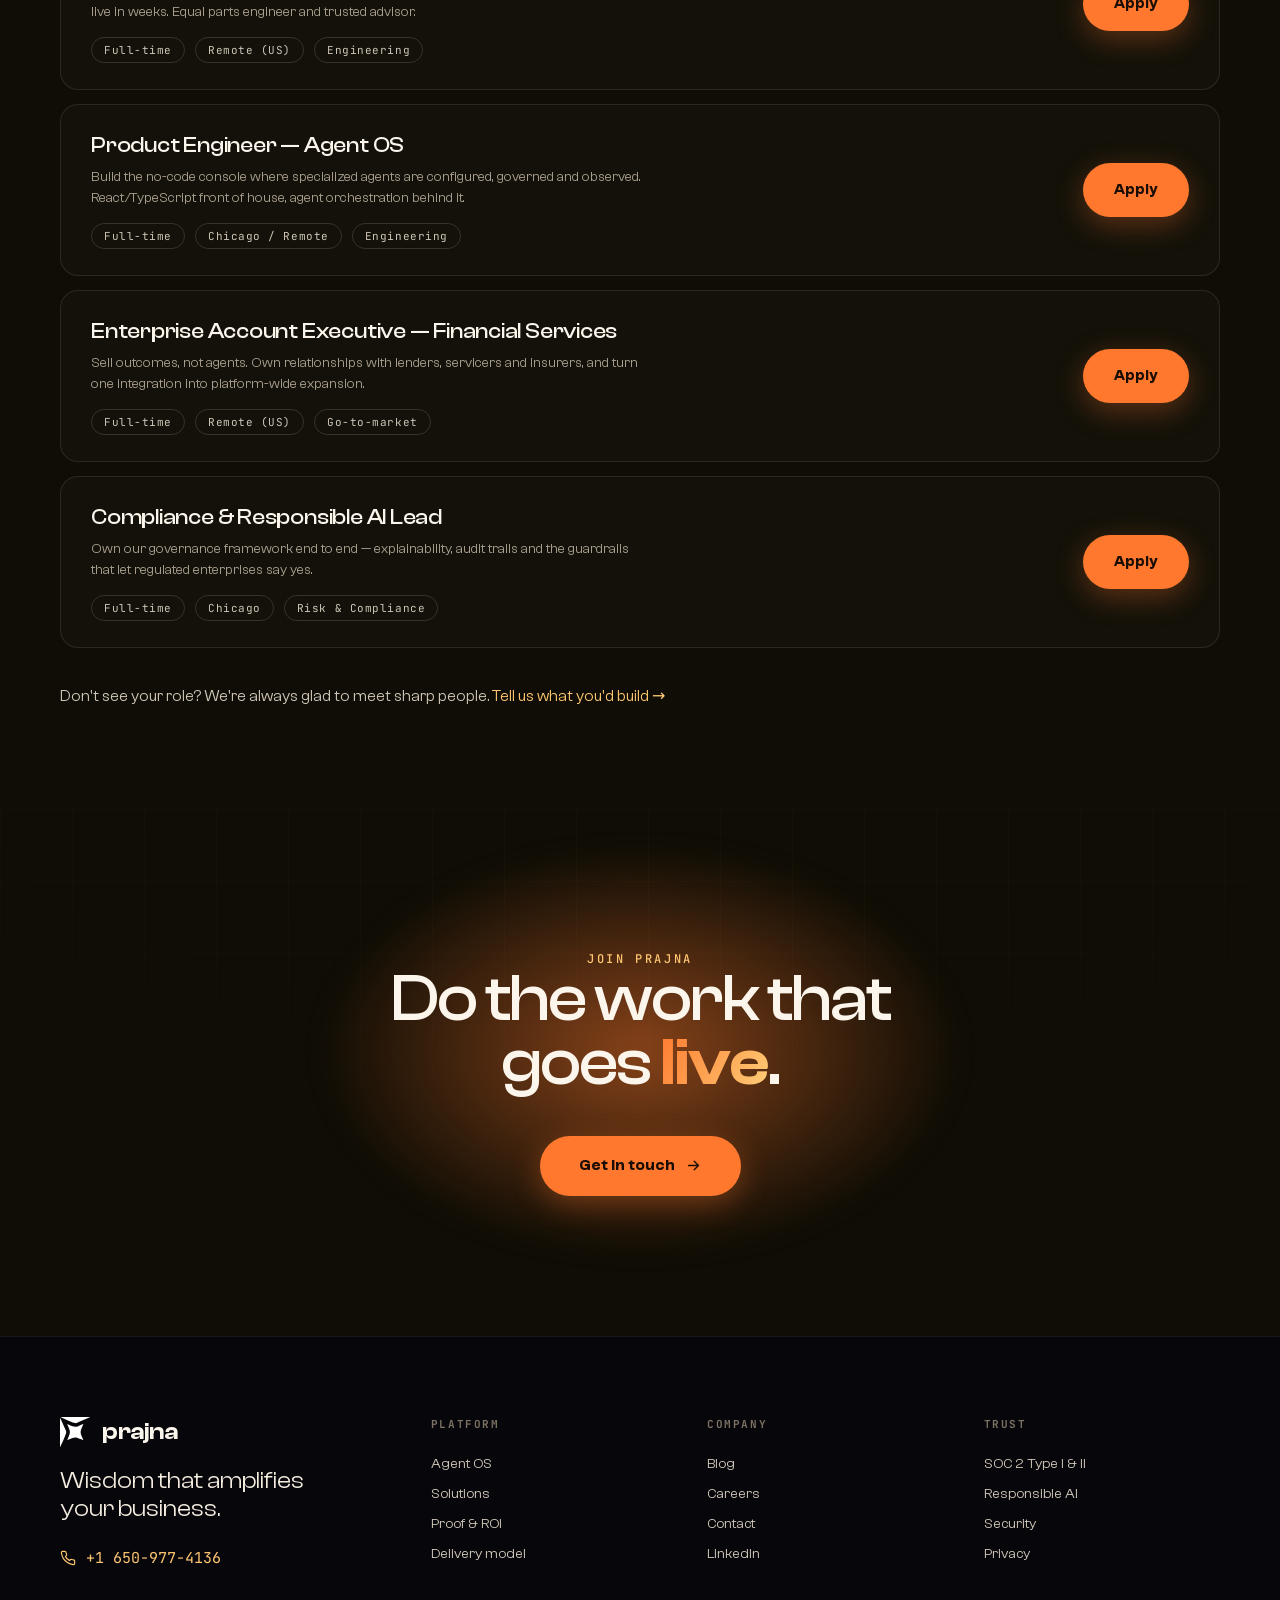
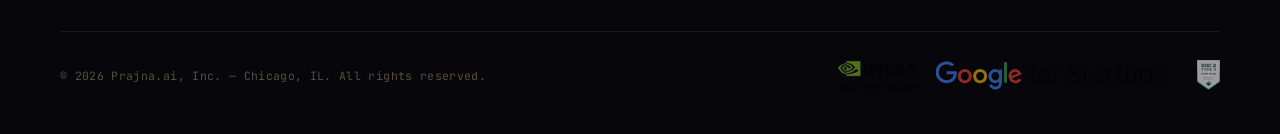
<file: careers.html>
<!DOCTYPE html>
<html lang="en">
<head>
<meta charset="UTF-8" />
<link rel="icon" type="image/svg+xml" href="/assets/prajnalogo.svg" />
<meta name="viewport" content="width=device-width, initial-scale=1.0" />
<title>Careers — Prajna</title>
<link rel="stylesheet" href="colors_and_type.css" />
<link rel="stylesheet" href="site.css" />
</head>
<body data-page="careers">

<section class="page-hero">
  <div class="hero-glow"></div>
  <div class="grid-lines"></div>
  <div class="wrap page-hero-inner">
    <span class="eyebrow" data-rise>Careers · Chicago &amp; remote</span>
    <h1 class="display" data-rise data-delay="60">Build the wisdom<br />layer for finance.</h1>
    <p class="lead" data-rise data-delay="120">We're a small team shipping agentic AI into the most regulated
      corners of financial services — where being right matters. If you want your work in production
      at billion-dollar lenders within weeks, you'll like it here.</p>
  </div>
</section>

<!-- values -->
<section class="section tight">
  <div class="wrap">
    <div class="sec-head" data-rise>
      <span class="eyebrow">How we work</span>
      <h2 class="h2">Quiet confidence. Fast shipping.</h2>
    </div>
    <div class="values-grid">
      <div class="vcard" data-rise data-delay="40">
        <div class="vi"><img src="assets/icons/flash.svg" alt="" /></div>
        <h4>Weeks, not months</h4>
        <p>POC in days, pilots in weeks. We measure ourselves in shipped impact, not roadmaps.</p>
      </div>
      <div class="vcard" data-rise data-delay="100">
        <div class="vi"><img src="assets/icons/system.svg" alt="" /></div>
        <h4>Right &gt; loud</h4>
        <p>Regulated finance rewards accuracy. We earn trust with traceability, not adjectives.</p>
      </div>
      <div class="vcard" data-rise data-delay="160">
        <div class="vi"><img src="assets/icons/node.svg" alt="" /></div>
        <h4>Research that ships</h4>
        <p>From ICML to the loan file. Frontier work, but pointed at real customer outcomes.</p>
      </div>
      <div class="vcard" data-rise data-delay="220">
        <div class="vi"><img src="assets/icons/agent-user.svg" alt="" /></div>
        <h4>Small team, big surface</h4>
        <p>Own a whole product area. Talk to customers. See your agent go live in production.</p>
      </div>
    </div>
  </div>
</section>

<!-- jobs -->
<section class="section tight">
  <div class="wrap">
    <div class="sec-head" data-rise>
      <span class="eyebrow">Open roles</span>
      <h2 class="h2">Come build with us.</h2>
    </div>
    <div class="jobs">
      <div class="job" data-rise data-delay="40">
        <div class="j-main">
          <h3>AI Researcher — Generative AI &amp; LLMs</h3>
          <p>Design, fine-tune and evaluate domain-adapted LLMs and agentic systems for finance.
            You'll own model quality from data to deployment — confidence-scored and field-traceable.</p>
          <div class="j-tags"><span>Full-time</span><span>Chicago / Remote</span><span>Research</span><span>PhD or equivalent</span></div>
        </div>
        <a class="btn btn-accent j-apply" href="contact.html">Apply</a>
      </div>
      <div class="job" data-rise data-delay="100">
        <div class="j-main">
          <h3>Forward-Deployed AI Engineer</h3>
          <p>Stand up agents inside customer workflows — integrate, fine-tune playbooks and get
            pilots live in weeks. Equal parts engineer and trusted advisor.</p>
          <div class="j-tags"><span>Full-time</span><span>Remote (US)</span><span>Engineering</span></div>
        </div>
        <a class="btn btn-accent j-apply" href="contact.html">Apply</a>
      </div>
      <div class="job" data-rise data-delay="160">
        <div class="j-main">
          <h3>Product Engineer — Agent OS</h3>
          <p>Build the no-code console where specialized agents are configured, governed and observed.
            React/TypeScript front of house, agent orchestration behind it.</p>
          <div class="j-tags"><span>Full-time</span><span>Chicago / Remote</span><span>Engineering</span></div>
        </div>
        <a class="btn btn-accent j-apply" href="contact.html">Apply</a>
      </div>
      <div class="job" data-rise data-delay="220">
        <div class="j-main">
          <h3>Enterprise Account Executive — Financial Services</h3>
          <p>Sell outcomes, not agents. Own relationships with lenders, servicers and insurers, and
            turn one integration into platform-wide expansion.</p>
          <div class="j-tags"><span>Full-time</span><span>Remote (US)</span><span>Go-to-market</span></div>
        </div>
        <a class="btn btn-accent j-apply" href="contact.html">Apply</a>
      </div>
      <div class="job" data-rise data-delay="280">
        <div class="j-main">
          <h3>Compliance &amp; Responsible AI Lead</h3>
          <p>Own our governance framework end to end — explainability, audit trails and the guardrails
            that let regulated enterprises say yes.</p>
          <div class="j-tags"><span>Full-time</span><span>Chicago</span><span>Risk &amp; Compliance</span></div>
        </div>
        <a class="btn btn-accent j-apply" href="contact.html">Apply</a>
      </div>
    </div>

    <div style="margin-top:36px" data-rise>
      <p class="lead" style="font-size:16px">Don't see your role? We're always glad to meet sharp people.
        <a href="contact.html" style="color:var(--site-accent-2)">Tell us what you'd build →</a></p>
    </div>
  </div>
</section>

<section class="cta">
  <div class="cta-glow"></div>
  <div class="grid-lines"></div>
  <div class="wrap cta-inner">
    <span class="eyebrow solo" data-rise>Join Prajna</span>
    <h2 class="display" data-rise data-delay="60">Do the work that<br />goes <em>live</em>.</h2>
    <div class="hero-cta" data-rise data-delay="140">
      <a class="btn btn-accent btn-lg" href="contact.html">Get in touch
        <svg viewBox="0 0 24 24" fill="none" stroke="currentColor" stroke-width="2" stroke-linecap="round" stroke-linejoin="round"><path d="M5 12h14M13 6l6 6-6 6"/></svg>
      </a>
    </div>
  </div>
</section>

<div id="site-footer"></div>

<template id="__bundler_thumbnail">
  <svg xmlns="http://www.w3.org/2000/svg" viewBox="0 0 100 100">
    <rect width="100" height="100" fill="#0F0D05"/>
    <circle cx="50" cy="74" r="34" fill="#FF782E" opacity="0.55"/>
    <text x="50" y="46" font-family="sans-serif" font-size="30" font-weight="700" fill="#FBF5EC" text-anchor="middle">p</text>
  </svg>
</template>

<script src="site.js"></script>
</body>
</html>
</file>
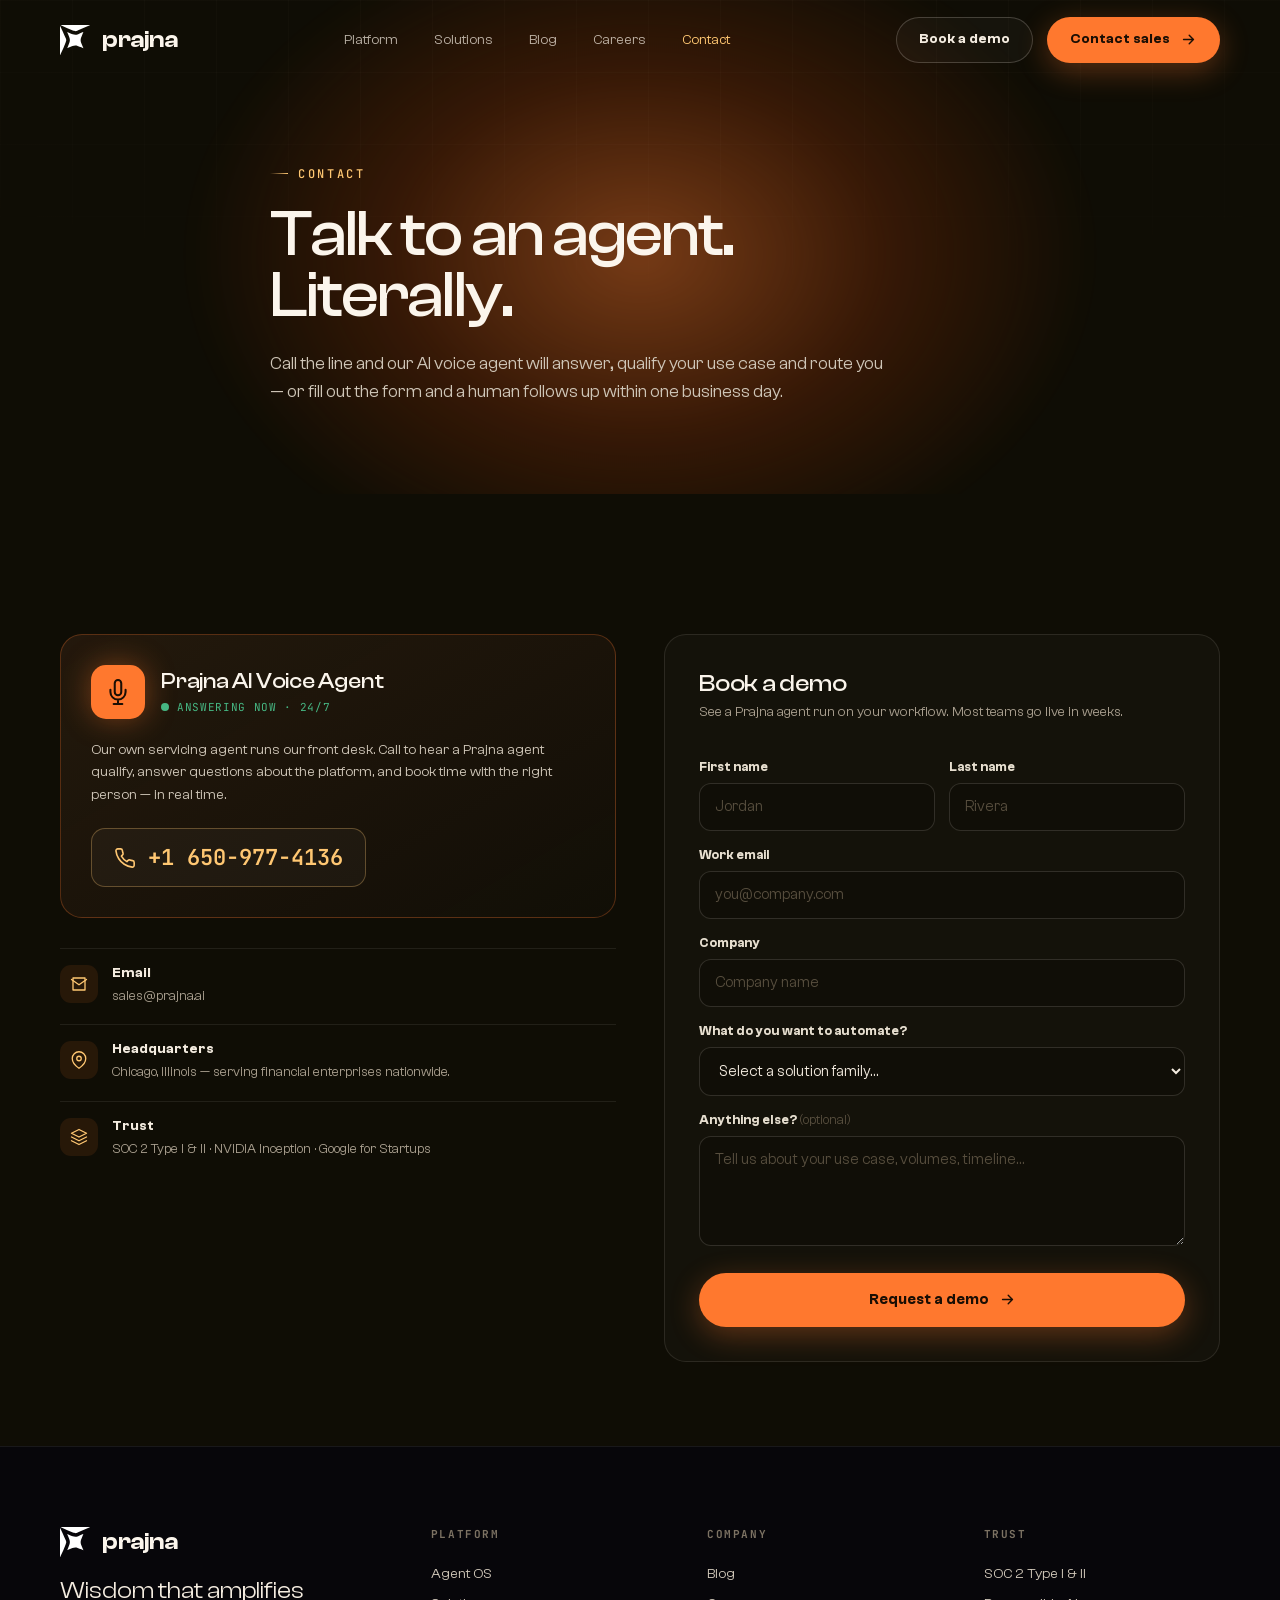
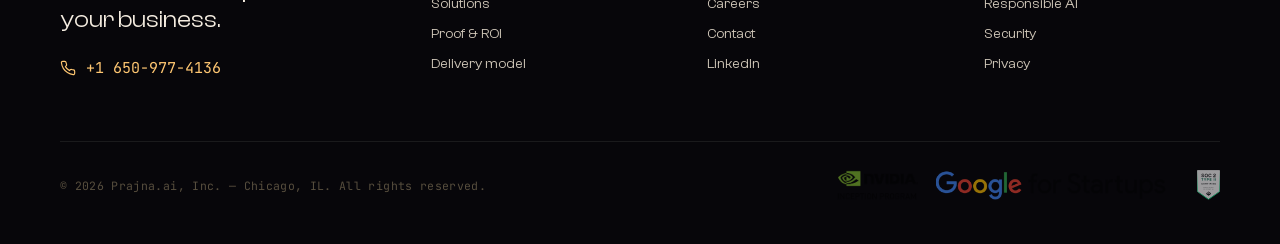
<file: contact.html>
<!DOCTYPE html>
<html lang="en">
<head>
<meta charset="UTF-8" />
<link rel="icon" type="image/svg+xml" href="/assets/prajnalogo.svg" />
<meta name="viewport" content="width=device-width, initial-scale=1.0" />
<title>Contact — Prajna</title>
<link rel="stylesheet" href="colors_and_type.css" />
<link rel="stylesheet" href="site.css" />
</head>
<body data-page="contact">

<section class="page-hero">
  <div class="hero-glow"></div>
  <div class="grid-lines"></div>
  <div class="wrap page-hero-inner">
    <span class="eyebrow" data-rise>Contact</span>
    <h1 class="display" data-rise data-delay="60">Talk to an agent.<br />Literally.</h1>
    <p class="lead" data-rise data-delay="120">Call the line and our AI voice agent will answer, qualify your
      use case and route you — or fill out the form and a human follows up within one business day.</p>
  </div>
</section>

<section class="section tight">
  <div class="wrap">
    <div class="contact-grid">
      <!-- left: AI voice agent + info -->
      <div data-rise>
        <div class="ai-voice">
          <div class="av-top">
            <div class="av-ic">
              <svg viewBox="0 0 24 24" fill="none" stroke="currentColor" stroke-width="1.9" stroke-linecap="round" stroke-linejoin="round"><path d="M12 1a3 3 0 0 0-3 3v8a3 3 0 0 0 6 0V4a3 3 0 0 0-3-3z"/><path d="M19 10v2a7 7 0 0 1-14 0v-2M12 19v4M8 23h8"/></svg>
            </div>
            <div>
              <h3>Prajna AI Voice Agent</h3>
              <span class="av-live"><span class="d"></span>Answering now · 24/7</span>
            </div>
          </div>
          <p>Our own servicing agent runs our front desk. Call to hear a Prajna agent qualify, answer
            questions about the platform, and book time with the right person — in real time.</p>
          <a class="av-phone" href="tel:+16509774136">
            <svg width="22" height="22" viewBox="0 0 24 24" fill="none" stroke="currentColor" stroke-width="1.75" stroke-linecap="round" stroke-linejoin="round"><path d="M22 16.92v3a2 2 0 0 1-2.18 2 19.79 19.79 0 0 1-8.63-3.07 19.5 19.5 0 0 1-6-6 19.79 19.79 0 0 1-3.07-8.67A2 2 0 0 1 4.11 2h3a2 2 0 0 1 2 1.72c.13.96.36 1.9.7 2.81a2 2 0 0 1-.45 2.11L8.09 9.91a16 16 0 0 0 6 6l1.27-1.27a2 2 0 0 1 2.11-.45c.91.34 1.85.57 2.81.7A2 2 0 0 1 22 16.92z"/></svg>
            +1 650-977-4136
          </a>
        </div>

        <div class="contact-info">
          <div class="ci-row">
            <div class="ci-ic"><svg viewBox="0 0 24 24" fill="none" stroke="currentColor" stroke-width="1.75" stroke-linecap="round" stroke-linejoin="round"><path d="M4 4h16v16H4z"/><path d="M22 6l-10 7L2 6"/></svg></div>
            <div><h5>Email</h5><p>sales@prajna.ai</p></div>
          </div>
          <div class="ci-row">
            <div class="ci-ic"><svg viewBox="0 0 24 24" fill="none" stroke="currentColor" stroke-width="1.75" stroke-linecap="round" stroke-linejoin="round"><path d="M21 10c0 7-9 13-9 13s-9-6-9-13a9 9 0 0 1 18 0z"/><circle cx="12" cy="10" r="3"/></svg></div>
            <div><h5>Headquarters</h5><p>Chicago, Illinois — serving financial enterprises nationwide.</p></div>
          </div>
          <div class="ci-row">
            <div class="ci-ic"><svg viewBox="0 0 24 24" fill="none" stroke="currentColor" stroke-width="1.75" stroke-linecap="round" stroke-linejoin="round"><path d="M12 2L2 7l10 5 10-5-10-5z"/><path d="M2 17l10 5 10-5M2 12l10 5 10-5"/></svg></div>
            <div><h5>Trust</h5><p>SOC 2 Type I &amp; II · NVIDIA Inception · Google for Startups</p></div>
          </div>
        </div>
      </div>

      <!-- right: form -->
      <form class="contact-form" id="contact-form" data-rise data-delay="120">
        <h3>Book a demo</h3>
        <p class="cf-sub">See a Prajna agent run on your workflow. Most teams go live in weeks.</p>
        <div class="field-row">
          <div class="field"><label>First name</label><input type="text" name="first" placeholder="Jordan" required /></div>
          <div class="field"><label>Last name</label><input type="text" name="last" placeholder="Rivera" required /></div>
        </div>
        <div class="field"><label>Work email</label><input type="email" name="email" placeholder="you@company.com" required /></div>
        <div class="field"><label>Company</label><input type="text" name="company" placeholder="Company name" required /></div>
        <div class="field">
          <label>What do you want to automate?</label>
          <select name="area">
            <option value="">Select a solution family…</option>
            <option>Revenue &amp; Growth — acquisition, conversion</option>
            <option>Operations &amp; Processing — docs, title, underwriting</option>
            <option>Servicing &amp; Support — voice, text, chat</option>
            <option>The whole platform</option>
            <option>Not sure yet — let's talk</option>
          </select>
        </div>
        <div class="field"><label>Anything else? <span style="color:var(--ink-500);font-weight:400">(optional)</span></label><textarea name="note" placeholder="Tell us about your use case, volumes, timeline…"></textarea></div>
        <button class="btn btn-accent" type="submit">Request a demo
          <svg viewBox="0 0 24 24" fill="none" stroke="currentColor" stroke-width="2" stroke-linecap="round" stroke-linejoin="round"><path d="M5 12h14M13 6l6 6-6 6"/></svg>
        </button>
      </form>
    </div>
  </div>
</section>

<div id="site-footer"></div>

<template id="__bundler_thumbnail">
  <svg xmlns="http://www.w3.org/2000/svg" viewBox="0 0 100 100">
    <rect width="100" height="100" fill="#0F0D05"/>
    <circle cx="50" cy="74" r="34" fill="#FF782E" opacity="0.55"/>
    <text x="50" y="46" font-family="sans-serif" font-size="30" font-weight="700" fill="#FBF5EC" text-anchor="middle">p</text>
  </svg>
</template>

<script src="site.js"></script>
<script>
(function(){
  var form = document.getElementById("contact-form");
  if(!form) return;
  form.addEventListener("submit", function(e){
    e.preventDefault();
    var first = (form.querySelector('[name=first]').value || "there").trim();
    form.innerHTML =
      '<div class="cf-thanks">'+
        '<img src="assets/prajna-mark.svg" alt=""/>'+
        '<h3>Thanks, '+first.replace(/[<>]/g,'')+'.</h3>'+
        '<p>Your request is in. A member of the Prajna team will reach out within one business day — '+
        'or call our AI voice agent now at <a href="tel:+16509774136" style="color:var(--site-accent-2)">+1 650-977-4136</a>.</p>'+
      '</div>';
  });
})();
</script>
</body>
</html>
</file>
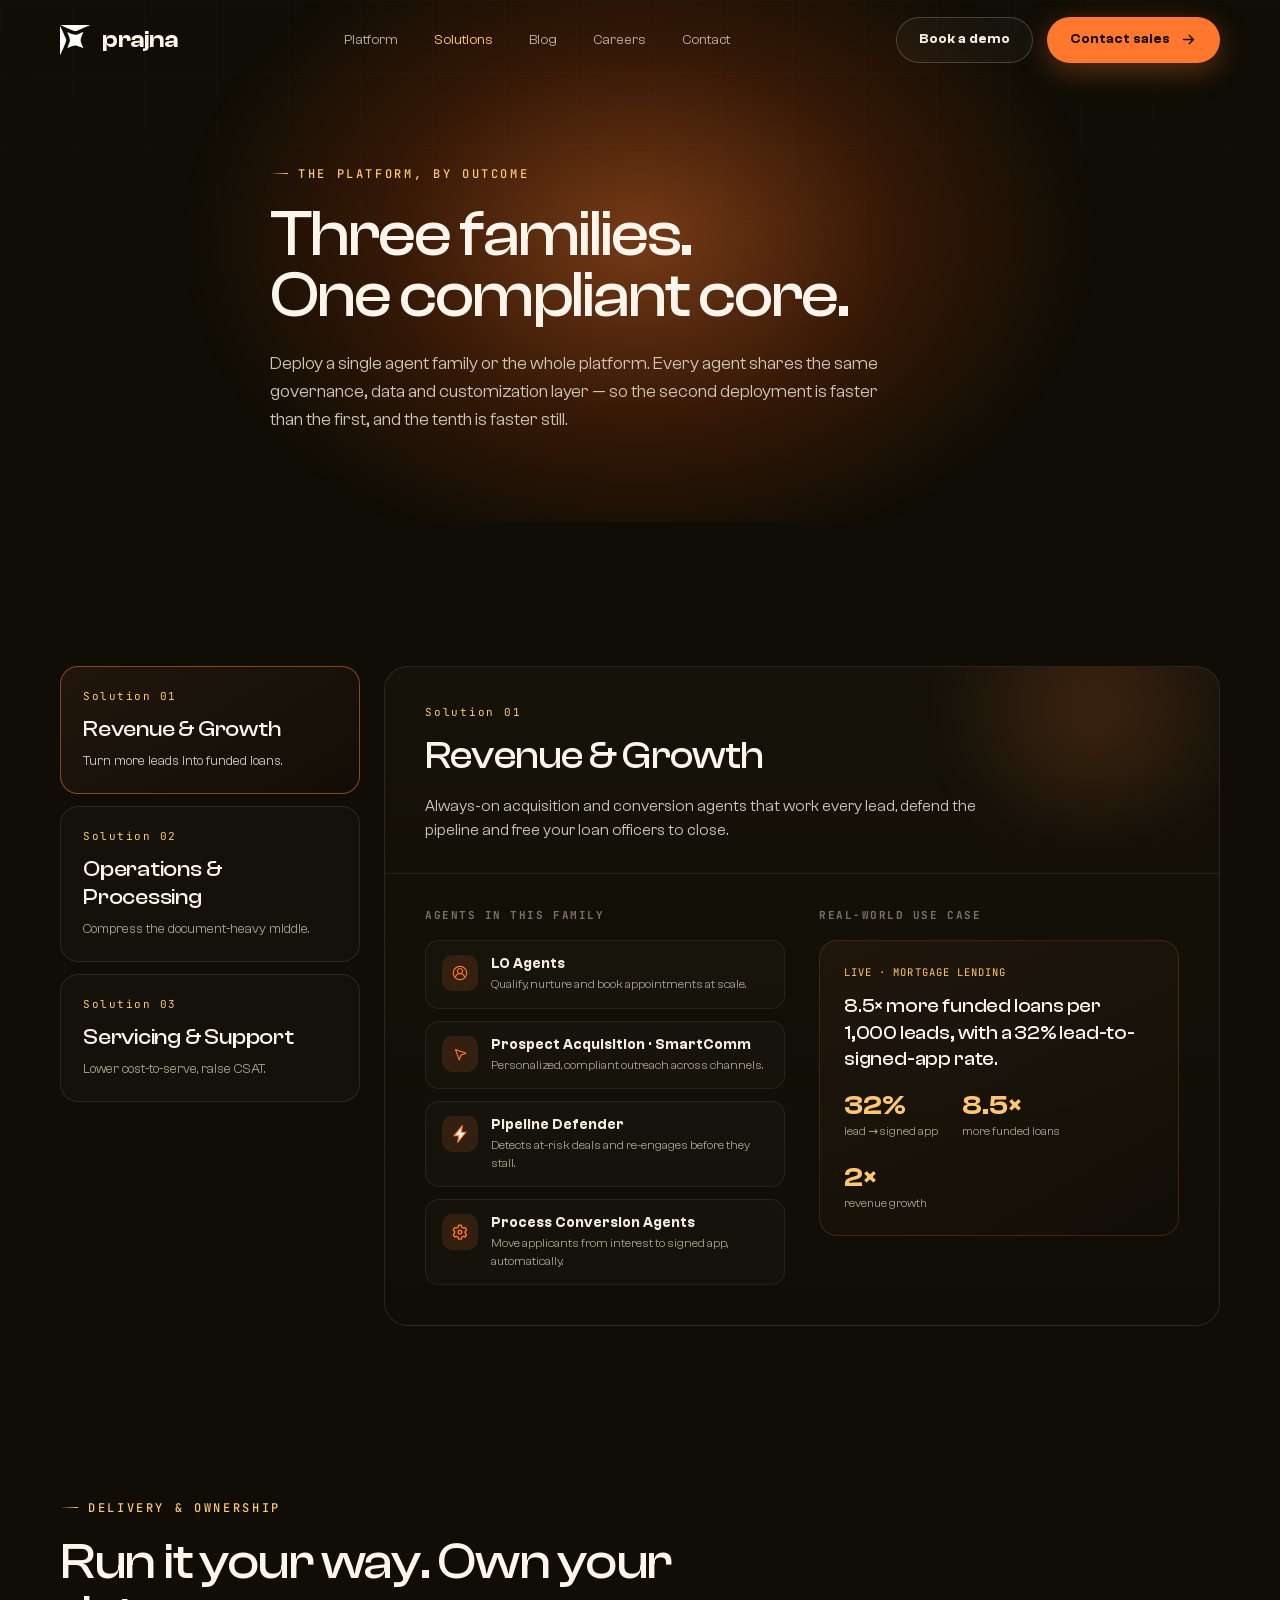
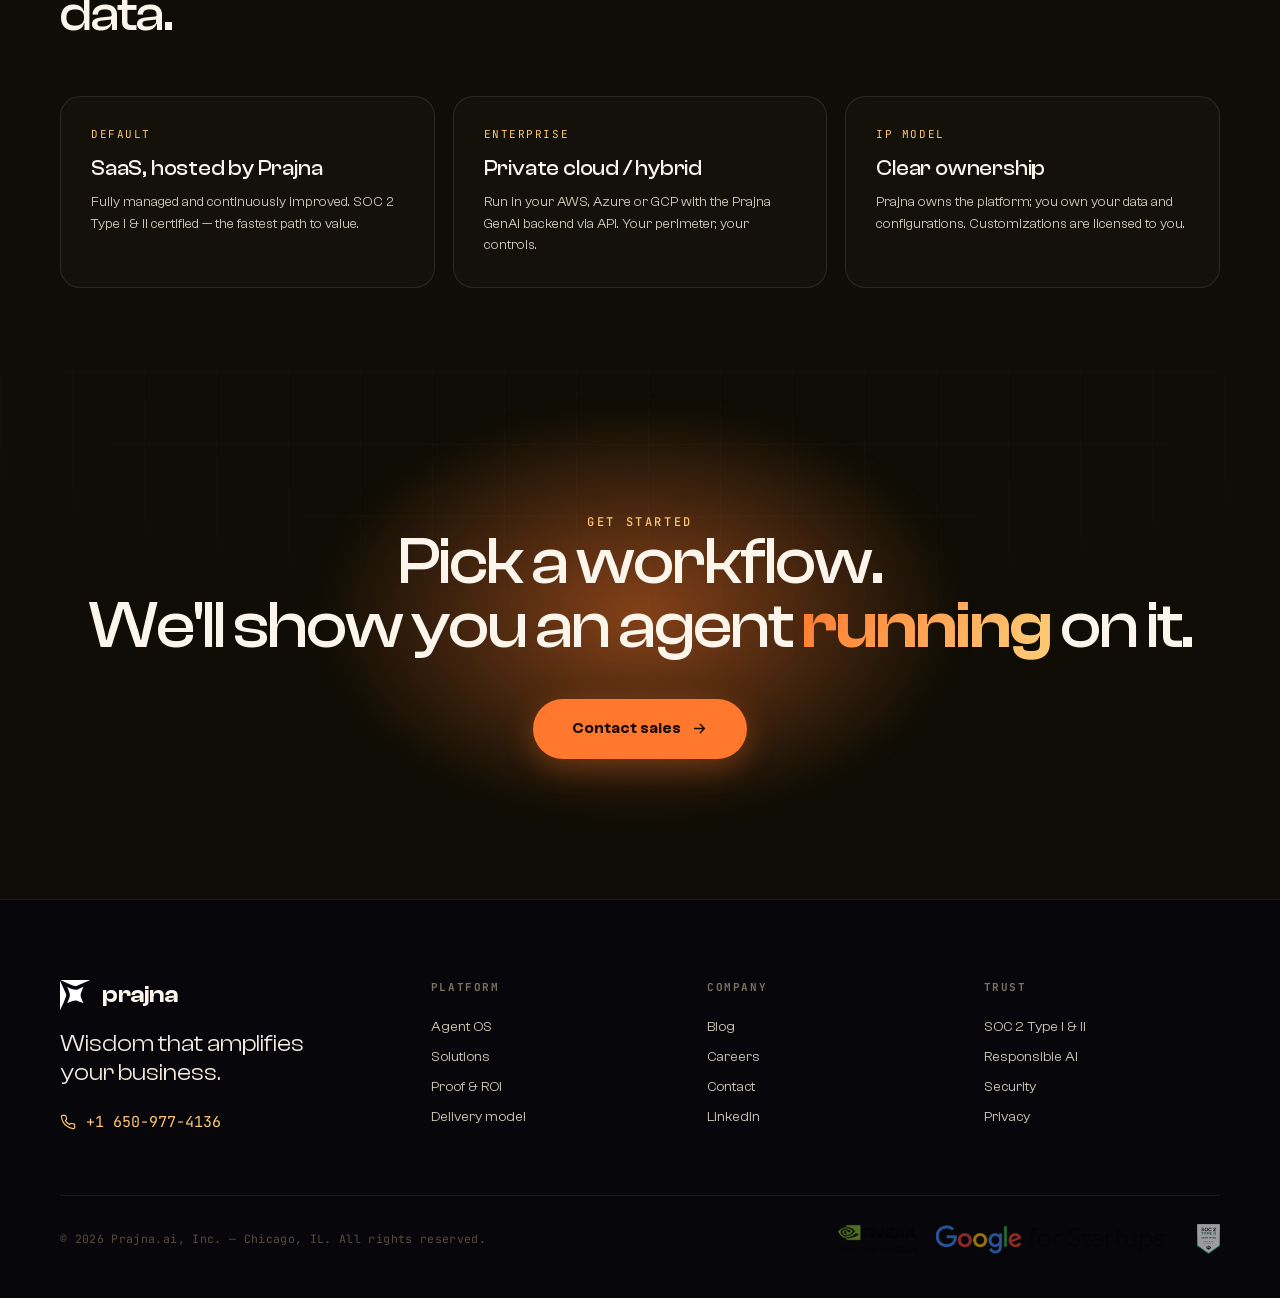
<file: solutions.html>
<!DOCTYPE html>
<html lang="en">
<head>
<meta charset="UTF-8" />
<link rel="icon" type="image/svg+xml" href="/assets/prajnalogo.svg" />
<meta name="viewport" content="width=device-width, initial-scale=1.0" />
<title>Solutions — Prajna</title>
<link rel="stylesheet" href="colors_and_type.css" />
<link rel="stylesheet" href="site.css" />
</head>
<body data-page="solutions">

<section class="page-hero">
  <div class="hero-glow"></div>
  <div class="grid-lines"></div>
  <div class="wrap page-hero-inner">
    <span class="eyebrow" data-rise>The platform, by outcome</span>
    <h1 class="display" data-rise data-delay="60">Three families.<br />One compliant core.</h1>
    <p class="lead" data-rise data-delay="120">Deploy a single agent family or the whole platform.
      Every agent shares the same governance, data and customization layer — so the second
      deployment is faster than the first, and the tenth is faster still.</p>
  </div>
</section>

<section class="section tight">
  <div class="wrap">
    <div class="solnav">
      <div class="solnav-rail" id="solnav-rail"></div>
      <div class="solnav-panel" id="solnav-panel"></div>
    </div>
  </div>
</section>

<!-- delivery model recap -->
<section class="section tight">
  <div class="wrap">
    <div class="sec-head" data-rise>
      <span class="eyebrow">Delivery &amp; ownership</span>
      <h2 class="h2">Run it your way. Own your data.</h2>
    </div>
    <div class="deliver">
      <div class="dcard" data-rise data-delay="60">
        <div class="dk">Default</div>
        <h4>SaaS, hosted by Prajna</h4>
        <p>Fully managed and continuously improved. SOC 2 Type I &amp; II certified — the fastest path to value.</p>
      </div>
      <div class="dcard" data-rise data-delay="140">
        <div class="dk">Enterprise</div>
        <h4>Private cloud / hybrid</h4>
        <p>Run in your AWS, Azure or GCP with the Prajna GenAI backend via API. Your perimeter, your controls.</p>
      </div>
      <div class="dcard" data-rise data-delay="220">
        <div class="dk">IP model</div>
        <h4>Clear ownership</h4>
        <p>Prajna owns the platform; you own your data and configurations. Customizations are licensed to you.</p>
      </div>
    </div>
  </div>
</section>

<section class="cta">
  <div class="cta-glow"></div>
  <div class="grid-lines"></div>
  <div class="wrap cta-inner">
    <span class="eyebrow solo" data-rise>Get started</span>
    <h2 class="display" data-rise data-delay="60">Pick a workflow.<br />We'll show you an agent <em>running</em> on it.</h2>
    <div class="hero-cta" data-rise data-delay="140">
      <a class="btn btn-accent btn-lg" href="contact.html">Contact sales
        <svg viewBox="0 0 24 24" fill="none" stroke="currentColor" stroke-width="2" stroke-linecap="round" stroke-linejoin="round"><path d="M5 12h14M13 6l6 6-6 6"/></svg>
      </a>
    </div>
  </div>
</section>

<div id="site-footer"></div>

<template id="__bundler_thumbnail">
  <svg xmlns="http://www.w3.org/2000/svg" viewBox="0 0 100 100">
    <rect width="100" height="100" fill="#0F0D05"/>
    <circle cx="50" cy="74" r="34" fill="#FF782E" opacity="0.55"/>
    <text x="50" y="46" font-family="sans-serif" font-size="30" font-weight="700" fill="#FBF5EC" text-anchor="middle">p</text>
  </svg>
</template>

<script src="site.js"></script>
<script>
(function(){
  var SOLUTIONS = [
    {
      num: "Solution 01", name: "Revenue & Growth",
      tab: "Turn more leads into funded loans.",
      desc: "Always-on acquisition and conversion agents that work every lead, defend the pipeline and free your loan officers to close.",
      agents: [
        ["agent-user.svg","LO Agents","Qualify, nurture and book appointments at scale."],
        ["arrow.svg","Prospect Acquisition · SmartComm","Personalized, compliant outreach across channels."],
        ["flash.svg","Pipeline Defender","Detects at-risk deals and re-engages before they stall."],
        ["cog.svg","Process Conversion Agents","Move applicants from interest to signed app, automatically."]
      ],
      uc: { k:"Live · mortgage lending", q:"8.5× more funded loans per 1,000 leads, with a 32% lead-to-signed-app rate.",
        metrics:[["32%","lead → signed app"],["8.5×","more funded loans"],["2×","revenue growth"]] }
    },
    {
      num: "Solution 02", name: "Operations & Processing",
      tab: "Compress the document-heavy middle.",
      desc: "Agents that read, retrieve, reconcile and route — collapsing cycle times across underwriting, title and the back office.",
      agents: [
        ["briefcase.svg","Document Processing Agents","Extract, validate and reconcile across every doc type."],
        ["node.svg","Title Package Agent","Visits county portals and downloads title packages on its own."],
        ["message.svg","Inbox Intelligence","Triages, classifies and routes inbound at machine speed."],
        ["system.svg","Underwriting Validation","Confirms W-2s, assets and conditions with confidence scores."]
      ],
      uc: { k:"Live · title insurance", q:"Title packages retrieved and assembled in seconds — no human queue.",
        metrics:[["8.2s","avg package retrieval"],["24/7","portal coverage"],["0","manual handoffs"]] }
    },
    {
      num: "Solution 03", name: "Servicing & Support",
      tab: "Lower cost-to-serve, raise CSAT.",
      desc: "Voice, text and chat agents that resolve borrower questions in any language, answer from your own knowledge, and stay compliant.",
      agents: [
        ["message.svg","Servicing & Support Agents","Resolve across voice, text and chat — one brain, every channel."],
        ["system.svg","Knowledge Agents","Answer from your documents, with field-level traceability."],
        ["agent-user.svg","Multilingual Support","Native-quality borrower support in dozens of languages."],
        ["flash.svg","Avatar","A human-facing form factor — one surface, not a separate agent."]
      ],
      uc: { k:"Live · mortgage servicing", q:"Captures action items automatically, keeps teams aligned and stays compliant.",
        metrics:[["86%","signature → close"],["4.9","borrower CSAT"],["↓","operating cost"]] }
    }
  ];

  var rail = document.getElementById("solnav-rail");
  var panel = document.getElementById("solnav-panel");
  if(!rail) return;

  rail.innerHTML = SOLUTIONS.map(function(s,i){
    return '<button class="solnav-tab'+(i===0?' active':'')+'" data-i="'+i+'">'+
      '<div class="sn-num">'+s.num+'</div><h3>'+s.name+'</h3><p>'+s.tab+'</p></button>';
  }).join("");

  function render(s){
    var agents = s.agents.map(function(a){
      return '<div class="sp-agent"><div class="ai"><img src="assets/icons/'+a[0]+'" alt=""/></div>'+
        '<div><h5>'+a[1]+'</h5><p>'+a[2]+'</p></div></div>';
    }).join("");
    var metrics = s.uc.metrics.map(function(m){
      return '<div class="um"><span class="uv">'+m[0]+'</span><span class="ul">'+m[1]+'</span></div>';
    }).join("");
    panel.innerHTML =
      '<div class="sp-head"><div class="pglow"></div>'+
        '<div class="sn-num">'+s.num+'</div><h2>'+s.name+'</h2><p>'+s.desc+'</p></div>'+
      '<div class="sp-body">'+
        '<div class="sp-col"><h4>Agents in this family</h4><div class="sp-agents">'+agents+'</div></div>'+
        '<div class="sp-col"><h4>Real-world use case</h4>'+
          '<div class="sp-usecase"><div class="uc-k">'+s.uc.k+'</div><q>'+s.uc.q+'</q>'+
          '<div class="uc-metric">'+metrics+'</div></div></div>'+
      '</div>';
  }
  render(SOLUTIONS[0]);

  var tabs = rail.querySelectorAll(".solnav-tab");
  tabs.forEach(function(t){
    t.addEventListener("click", function(){
      tabs.forEach(function(x){x.classList.remove("active");});
      t.classList.add("active");
      render(SOLUTIONS[parseInt(t.getAttribute("data-i"),10)]);
    });
  });
})();
</script>
</body>
</html>
</file>
<file: deck/colors_and_type.css>
/* =============================================================================
   PRAJNA — Illuminated Intelligence
   colors_and_type.css  ·  Design-system foundation tokens
   -----------------------------------------------------------------------------
   Concept: insight emerging from complexity — light from darkness.
   A dual-mode system: OBSIDIAN (warm-black brand world) + DAYLIGHT (warm-paper
   product world), unified by the amber "spark" and warm neutrals.

   Fonts are loaded from Google Fonts (the source site shipped DM Sans + Urbanist;
   this system intentionally upgrades to an editorial pairing — see README).
   ========================================================================== */

@import url('https://fonts.googleapis.com/css2?family=JetBrains+Mono:wght@400;500;600&display=swap');

/* Brand type — self-hosted Clash family (user-uploaded). Display + text are
   the official Prajna faces; JetBrains Mono stays CDN-delivered. */
@font-face{font-family:'Clash Display';src:url('fonts/ClashDisplay-Variable.ttf') format('truetype-variations');font-weight:200 700;font-style:normal;font-display:swap}
@font-face{font-family:'Clash Grotesk';src:url('fonts/ClashGrotesk-Variable.ttf') format('truetype-variations');font-weight:200 700;font-style:normal;font-display:swap}

:root {
  /* ---------------------------------------------------------------------------
     1 · BRAND CORE — the spark
     The 4-point mark runs an orange→amber gradient (sampled from the logo).
     --------------------------------------------------------------------------- */
  --spark-ember:   #C8430A;   /* deepest — the coal */
  --spark-orange:  #FF782E;   /* PRIMARY — the flame (official brand orange) */
  --spark-amber:   #FFC772;   /* the glow (official brand gold) */
  --spark-gold:    #FFD79A;   /* the highlight */
  --spark-gradient: linear-gradient(135deg, #C8430A 0%, #FF782E 42%, #FFC772 100%);
  --spark-glow:    radial-gradient(60% 60% at 50% 100%, #FF782E 0%, #C8430A 38%, rgba(200,67,10,0) 72%);

  /* ---------------------------------------------------------------------------
     2 · INK — warm-black scale (the obsidian world)
     Hue-warm neutrals built off the brand black #0F0D05. Never pure gray.
     --------------------------------------------------------------------------- */
  --ink-1000: #07060A;   /* void */
  --ink-900:  #0F0D05;   /* BRAND BLACK — canvas */
  --ink-850:  #16130C;
  --ink-800:  #1E1A12;   /* raised surface on dark */
  --ink-700:  #2A251B;   /* card / hairline-up */
  --ink-600:  #3A3327;
  --ink-500:  #574E3E;
  --ink-400:  #7C7263;   /* muted text on dark */
  --ink-300:  #A89E8E;
  --ink-200:  #CFC6B8;

  /* ---------------------------------------------------------------------------
     3 · PAPER — warm-white scale (the daylight world)
     --------------------------------------------------------------------------- */
  --paper-0:   #FFFFFF;   /* pure card */
  --paper-50:  #FFF8F5;   /* CANVAS — warm white (brand customPink) */
  --paper-100: #FDF1E8;   /* sunk panel */
  --paper-200: #F7EDE4;   /* tint block */
  --paper-300: #ECE0D4;   /* hairline / border */
  --paper-400: #D8C9B9;

  /* ---------------------------------------------------------------------------
     4 · TRUST — restrained ink-blue (finance/info secondary, used sparingly)
     --------------------------------------------------------------------------- */
  --trust-700: #06375F;
  --trust-600: #085EA2;   /* brand customBlue */
  --trust-400: #4D9BD6;
  --trust-100: #E4F0FA;

  /* ---------------------------------------------------------------------------
     5 · SEMANTIC — warm-tuned status (never cold)
     --------------------------------------------------------------------------- */
  --ok-600:    #2E7D52;   --ok-400: #46B783;  --ok-50: #E7F4ED;
  --warn-600:  #B5710A;   --warn-400: #E5A23B; --warn-50: #FBF0DC;
  --danger-600:#C2391F;   --danger-400:#E4694F; --danger-50:#FBE9E4;
  --info-600:  var(--trust-600); --info-50: var(--trust-100);

  /* ---------------------------------------------------------------------------
     6 · SEMANTIC ROLES — light (daylight) mode defaults
     --------------------------------------------------------------------------- */
  --bg:          var(--paper-50);
  --bg-sunk:     var(--paper-100);
  --surface:     var(--paper-0);
  --surface-2:   var(--paper-100);
  --fg:          var(--ink-900);   /* primary text */
  --fg-2:        #4A4337;          /* secondary text */
  --fg-3:        #857B6C;          /* muted / captions */
  --border:      var(--paper-300);
  --border-soft: #F2E8DF;
  --accent:      var(--spark-orange);
  --accent-ink:  #B4501A;          /* accent text on paper (AA) */
  --on-accent:   #1A0E04;          /* text on amber fills */

  /* ---------------------------------------------------------------------------
     7 · TYPE — families & fluid scale
     Display = Clash Display (brand display face, headlines/hero/numerals).
     Sans    = Clash Grotesk (brand text face, UI/body/labels).
     Mono    = JetBrains Mono (figures, IDs, ISO codes, confidence scores).
     (weights 200–700 on both Clash variable faces; no true italic.)
     --------------------------------------------------------------------------- */
  --font-display: 'Clash Display', 'Hanken Grotesk', system-ui, sans-serif;
  --font-sans:    'Clash Grotesk', system-ui, -apple-system, sans-serif;
  --font-mono:    'JetBrains Mono', ui-monospace, 'SF Mono', monospace;

  --fs-display: clamp(48px, 6vw, 88px);
  --fs-h1:      clamp(38px, 4.4vw, 60px);
  --fs-h2:      clamp(30px, 3vw, 40px);
  --fs-h3:      24px;
  --fs-h4:      20px;
  --fs-lead:    clamp(18px, 1.4vw, 21px);
  --fs-body:    16px;
  --fs-sm:      14px;
  --fs-xs:      12px;
  --fs-micro:   11px;

  --lh-tight: 1.04;
  --lh-snug:  1.18;
  --lh-body:  1.6;

  --tracking-tight: -0.02em;
  --tracking-flat:  -0.01em;
  --tracking-wide:  0.08em;
  --tracking-caps:  0.14em;

  /* ---------------------------------------------------------------------------
     8 · SPACE — 4px base grid
     --------------------------------------------------------------------------- */
  --sp-1: 4px;  --sp-2: 8px;   --sp-3: 12px; --sp-4: 16px; --sp-5: 24px;
  --sp-6: 32px; --sp-7: 48px;  --sp-8: 64px; --sp-9: 96px; --sp-10: 128px;

  /* ---------------------------------------------------------------------------
     9 · RADIUS
     --------------------------------------------------------------------------- */
  --r-xs: 6px; --r-sm: 8px; --r-md: 12px; --r-lg: 20px; --r-xl: 28px; --r-pill: 999px;

  /* ---------------------------------------------------------------------------
     10 · ELEVATION — warm-tinted shadows (never neutral gray)
     --------------------------------------------------------------------------- */
  --shadow-sm:  0 1px 2px rgba(60, 34, 12, 0.06), 0 1px 3px rgba(60, 34, 12, 0.05);
  --shadow-md:  0 4px 12px rgba(60, 34, 12, 0.08), 0 2px 4px rgba(60, 34, 12, 0.05);
  --shadow-lg:  0 18px 40px rgba(45, 26, 10, 0.12), 0 4px 10px rgba(45, 26, 10, 0.06);
  --shadow-xl:  0 40px 80px rgba(30, 18, 8, 0.18);
  /* signature: ember focus glow */
  --glow-ember: 0 0 0 1px rgba(246,120,47,0.35), 0 8px 30px rgba(246,120,47,0.28);
  --glow-soft:  0 10px 50px rgba(246,120,47,0.18);
  /* on dark */
  --shadow-dark: 0 24px 60px rgba(0,0,0,0.55);

  /* ---------------------------------------------------------------------------
     11 · MOTION
     --------------------------------------------------------------------------- */
  --ease-out: cubic-bezier(0.22, 1, 0.36, 1);
  --ease-in-out: cubic-bezier(0.65, 0, 0.35, 1);
  --dur-fast: 160ms; --dur: 320ms; --dur-slow: 560ms;

  --maxw: 1200px;
}

/* =============================================================================
   OBSIDIAN MODE — opt in with [data-theme="dark"] or .obsidian
   Re-points the semantic roles onto the warm-black world.
   ========================================================================== */
[data-theme="dark"], .obsidian {
  --bg:          var(--ink-900);
  --bg-sunk:     var(--ink-1000);
  --surface:     var(--ink-800);
  --surface-2:   var(--ink-700);
  --fg:          #F7F1E8;
  --fg-2:        var(--ink-200);
  --fg-3:        var(--ink-400);
  --border:      rgba(255, 246, 232, 0.10);
  --border-soft: rgba(255, 246, 232, 0.06);
  --accent:      var(--spark-orange);
  --accent-ink:  var(--spark-amber);
  --on-accent:   #1A0E04;
}

/* =============================================================================
   SEMANTIC ELEMENT STYLES  (drop-in, opt-in via classes)
   ========================================================================== */
.ds-display { font-family: var(--font-display); font-weight: 400; font-size: var(--fs-display);
  line-height: var(--lh-tight); letter-spacing: var(--tracking-tight); color: var(--fg); }
.ds-display em { font-style: normal; font-weight: 600; color: var(--accent-ink); }

.ds-h1 { font-family: var(--font-display); font-weight: 500; font-size: var(--fs-h1);
  line-height: var(--lh-snug); letter-spacing: var(--tracking-tight); color: var(--fg); }
.ds-h2 { font-family: var(--font-display); font-weight: 500; font-size: var(--fs-h2);
  line-height: var(--lh-snug); letter-spacing: var(--tracking-flat); color: var(--fg); }
.ds-h3 { font-family: var(--font-sans); font-weight: 600; font-size: var(--fs-h3);
  line-height: 1.25; letter-spacing: var(--tracking-flat); color: var(--fg); }
.ds-h4 { font-family: var(--font-sans); font-weight: 600; font-size: var(--fs-h4);
  line-height: 1.3; color: var(--fg); }

.ds-lead { font-family: var(--font-sans); font-weight: 400; font-size: var(--fs-lead);
  line-height: 1.5; color: var(--fg-2); }
.ds-body { font-family: var(--font-sans); font-weight: 400; font-size: var(--fs-body);
  line-height: var(--lh-body); color: var(--fg-2); }
.ds-sm { font-family: var(--font-sans); font-weight: 400; font-size: var(--fs-sm);
  line-height: 1.5; color: var(--fg-3); }

/* eyebrow / kicker — the small caps label above headings */
.ds-eyebrow { font-family: var(--font-mono); font-weight: 500; font-size: var(--fs-xs);
  letter-spacing: var(--tracking-caps); text-transform: uppercase; color: var(--accent-ink); }

/* data / figures — monospace tabular */
.ds-mono { font-family: var(--font-mono); font-feature-settings: "tnum" 1; letter-spacing: 0; }

/* base resets a consumer can rely on */
.ds-root { font-family: var(--font-sans); color: var(--fg); background: var(--bg);
  -webkit-font-smoothing: antialiased; text-rendering: optimizeLegibility; }
</file>
<file: colors_and_type.css>
/* =============================================================================
   PRAJNA — Illuminated Intelligence
   colors_and_type.css  ·  Design-system foundation tokens
   -----------------------------------------------------------------------------
   Concept: insight emerging from complexity — light from darkness.
   A dual-mode system: OBSIDIAN (warm-black brand world) + DAYLIGHT (warm-paper
   product world), unified by the amber "spark" and warm neutrals.

   Fonts are loaded from Google Fonts (the source site shipped DM Sans + Urbanist;
   this system intentionally upgrades to an editorial pairing — see README).
   ========================================================================== */

@import url('https://fonts.googleapis.com/css2?family=JetBrains+Mono:wght@400;500;600&display=swap');

/* Brand type — self-hosted Clash family (user-uploaded). Display + text are
   the official Prajna faces; JetBrains Mono stays CDN-delivered. */
@font-face{font-family:'Clash Display';src:url('fonts/ClashDisplay-Variable.ttf') format('truetype-variations');font-weight:200 700;font-style:normal;font-display:swap}
@font-face{font-family:'Clash Grotesk';src:url('fonts/ClashGrotesk-Variable.ttf') format('truetype-variations');font-weight:200 700;font-style:normal;font-display:swap}

:root {
  /* ---------------------------------------------------------------------------
     1 · BRAND CORE — the spark
     The 4-point mark runs an orange→amber gradient (sampled from the logo).
     --------------------------------------------------------------------------- */
  --spark-ember:   #C8430A;   /* deepest — the coal */
  --spark-orange:  #FF782E;   /* PRIMARY — the flame (official brand orange) */
  --spark-amber:   #FFC772;   /* the glow (official brand gold) */
  --spark-gold:    #FFD79A;   /* the highlight */
  --spark-gradient: linear-gradient(135deg, #C8430A 0%, #FF782E 42%, #FFC772 100%);
  --spark-glow:    radial-gradient(60% 60% at 50% 100%, #FF782E 0%, #C8430A 38%, rgba(200,67,10,0) 72%);

  /* ---------------------------------------------------------------------------
     2 · INK — warm-black scale (the obsidian world)
     Hue-warm neutrals built off the brand black #0F0D05. Never pure gray.
     --------------------------------------------------------------------------- */
  --ink-1000: #07060A;   /* void */
  --ink-900:  #0F0D05;   /* BRAND BLACK — canvas */
  --ink-850:  #16130C;
  --ink-800:  #1E1A12;   /* raised surface on dark */
  --ink-700:  #2A251B;   /* card / hairline-up */
  --ink-600:  #3A3327;
  --ink-500:  #574E3E;
  --ink-400:  #7C7263;   /* muted text on dark */
  --ink-300:  #A89E8E;
  --ink-200:  #CFC6B8;

  /* ---------------------------------------------------------------------------
     3 · PAPER — warm-white scale (the daylight world)
     --------------------------------------------------------------------------- */
  --paper-0:   #FFFFFF;   /* pure card */
  --paper-50:  #FFF8F5;   /* CANVAS — warm white (brand customPink) */
  --paper-100: #FDF1E8;   /* sunk panel */
  --paper-200: #F7EDE4;   /* tint block */
  --paper-300: #ECE0D4;   /* hairline / border */
  --paper-400: #D8C9B9;

  /* ---------------------------------------------------------------------------
     4 · TRUST — restrained ink-blue (finance/info secondary, used sparingly)
     --------------------------------------------------------------------------- */
  --trust-700: #06375F;
  --trust-600: #085EA2;   /* brand customBlue */
  --trust-400: #4D9BD6;
  --trust-100: #E4F0FA;

  /* ---------------------------------------------------------------------------
     5 · SEMANTIC — warm-tuned status (never cold)
     --------------------------------------------------------------------------- */
  --ok-600:    #2E7D52;   --ok-400: #46B783;  --ok-50: #E7F4ED;
  --warn-600:  #B5710A;   --warn-400: #E5A23B; --warn-50: #FBF0DC;
  --danger-600:#C2391F;   --danger-400:#E4694F; --danger-50:#FBE9E4;
  --info-600:  var(--trust-600); --info-50: var(--trust-100);

  /* ---------------------------------------------------------------------------
     6 · SEMANTIC ROLES — light (daylight) mode defaults
     --------------------------------------------------------------------------- */
  --bg:          var(--paper-50);
  --bg-sunk:     var(--paper-100);
  --surface:     var(--paper-0);
  --surface-2:   var(--paper-100);
  --fg:          var(--ink-900);   /* primary text */
  --fg-2:        #4A4337;          /* secondary text */
  --fg-3:        #857B6C;          /* muted / captions */
  --border:      var(--paper-300);
  --border-soft: #F2E8DF;
  --accent:      var(--spark-orange);
  --accent-ink:  #B4501A;          /* accent text on paper (AA) */
  --on-accent:   #1A0E04;          /* text on amber fills */

  /* ---------------------------------------------------------------------------
     7 · TYPE — families & fluid scale
     Display = Clash Display (brand display face, headlines/hero/numerals).
     Sans    = Clash Grotesk (brand text face, UI/body/labels).
     Mono    = JetBrains Mono (figures, IDs, ISO codes, confidence scores).
     (weights 200–700 on both Clash variable faces; no true italic.)
     --------------------------------------------------------------------------- */
  --font-display: 'Clash Display', 'Hanken Grotesk', system-ui, sans-serif;
  --font-sans:    'Clash Grotesk', system-ui, -apple-system, sans-serif;
  --font-mono:    'JetBrains Mono', ui-monospace, 'SF Mono', monospace;

  --fs-display: clamp(48px, 6vw, 88px);
  --fs-h1:      clamp(38px, 4.4vw, 60px);
  --fs-h2:      clamp(30px, 3vw, 40px);
  --fs-h3:      24px;
  --fs-h4:      20px;
  --fs-lead:    clamp(18px, 1.4vw, 21px);
  --fs-body:    16px;
  --fs-sm:      14px;
  --fs-xs:      12px;
  --fs-micro:   11px;

  --lh-tight: 1.04;
  --lh-snug:  1.18;
  --lh-body:  1.6;

  --tracking-tight: -0.02em;
  --tracking-flat:  -0.01em;
  --tracking-wide:  0.08em;
  --tracking-caps:  0.14em;

  /* ---------------------------------------------------------------------------
     8 · SPACE — 4px base grid
     --------------------------------------------------------------------------- */
  --sp-1: 4px;  --sp-2: 8px;   --sp-3: 12px; --sp-4: 16px; --sp-5: 24px;
  --sp-6: 32px; --sp-7: 48px;  --sp-8: 64px; --sp-9: 96px; --sp-10: 128px;

  /* ---------------------------------------------------------------------------
     9 · RADIUS
     --------------------------------------------------------------------------- */
  --r-xs: 6px; --r-sm: 8px; --r-md: 12px; --r-lg: 20px; --r-xl: 28px; --r-pill: 999px;

  /* ---------------------------------------------------------------------------
     10 · ELEVATION — warm-tinted shadows (never neutral gray)
     --------------------------------------------------------------------------- */
  --shadow-sm:  0 1px 2px rgba(60, 34, 12, 0.06), 0 1px 3px rgba(60, 34, 12, 0.05);
  --shadow-md:  0 4px 12px rgba(60, 34, 12, 0.08), 0 2px 4px rgba(60, 34, 12, 0.05);
  --shadow-lg:  0 18px 40px rgba(45, 26, 10, 0.12), 0 4px 10px rgba(45, 26, 10, 0.06);
  --shadow-xl:  0 40px 80px rgba(30, 18, 8, 0.18);
  /* signature: ember focus glow */
  --glow-ember: 0 0 0 1px rgba(246,120,47,0.35), 0 8px 30px rgba(246,120,47,0.28);
  --glow-soft:  0 10px 50px rgba(246,120,47,0.18);
  /* on dark */
  --shadow-dark: 0 24px 60px rgba(0,0,0,0.55);

  /* ---------------------------------------------------------------------------
     11 · MOTION
     --------------------------------------------------------------------------- */
  --ease-out: cubic-bezier(0.22, 1, 0.36, 1);
  --ease-in-out: cubic-bezier(0.65, 0, 0.35, 1);
  --dur-fast: 160ms; --dur: 320ms; --dur-slow: 560ms;

  --maxw: 1200px;
}

/* =============================================================================
   OBSIDIAN MODE — opt in with [data-theme="dark"] or .obsidian
   Re-points the semantic roles onto the warm-black world.
   ========================================================================== */
[data-theme="dark"], .obsidian {
  --bg:          var(--ink-900);
  --bg-sunk:     var(--ink-1000);
  --surface:     var(--ink-800);
  --surface-2:   var(--ink-700);
  --fg:          #F7F1E8;
  --fg-2:        var(--ink-200);
  --fg-3:        var(--ink-400);
  --border:      rgba(255, 246, 232, 0.10);
  --border-soft: rgba(255, 246, 232, 0.06);
  --accent:      var(--spark-orange);
  --accent-ink:  var(--spark-amber);
  --on-accent:   #1A0E04;
}

/* =============================================================================
   SEMANTIC ELEMENT STYLES  (drop-in, opt-in via classes)
   ========================================================================== */
.ds-display { font-family: var(--font-display); font-weight: 400; font-size: var(--fs-display);
  line-height: var(--lh-tight); letter-spacing: var(--tracking-tight); color: var(--fg); }
.ds-display em { font-style: normal; font-weight: 600; color: var(--accent-ink); }

.ds-h1 { font-family: var(--font-display); font-weight: 500; font-size: var(--fs-h1);
  line-height: var(--lh-snug); letter-spacing: var(--tracking-tight); color: var(--fg); }
.ds-h2 { font-family: var(--font-display); font-weight: 500; font-size: var(--fs-h2);
  line-height: var(--lh-snug); letter-spacing: var(--tracking-flat); color: var(--fg); }
.ds-h3 { font-family: var(--font-sans); font-weight: 600; font-size: var(--fs-h3);
  line-height: 1.25; letter-spacing: var(--tracking-flat); color: var(--fg); }
.ds-h4 { font-family: var(--font-sans); font-weight: 600; font-size: var(--fs-h4);
  line-height: 1.3; color: var(--fg); }

.ds-lead { font-family: var(--font-sans); font-weight: 400; font-size: var(--fs-lead);
  line-height: 1.5; color: var(--fg-2); }
.ds-body { font-family: var(--font-sans); font-weight: 400; font-size: var(--fs-body);
  line-height: var(--lh-body); color: var(--fg-2); }
.ds-sm { font-family: var(--font-sans); font-weight: 400; font-size: var(--fs-sm);
  line-height: 1.5; color: var(--fg-3); }

/* eyebrow / kicker — the small caps label above headings */
.ds-eyebrow { font-family: var(--font-mono); font-weight: 500; font-size: var(--fs-xs);
  letter-spacing: var(--tracking-caps); text-transform: uppercase; color: var(--accent-ink); }

/* data / figures — monospace tabular */
.ds-mono { font-family: var(--font-mono); font-feature-settings: "tnum" 1; letter-spacing: 0; }

/* base resets a consumer can rely on */
.ds-root { font-family: var(--font-sans); color: var(--fg); background: var(--bg);
  -webkit-font-smoothing: antialiased; text-rendering: optimizeLegibility; }
</file>
<file: site.css>
/* =============================================================================
   PRAJNA 2.0 — site.css
   A fresh, cinematic, obsidian-first marketing system built on the Prajna
   design tokens (colors_and_type.css). Bold Clash type, dawn-amber glow,
   the 4-point spark, scroll-driven motion.
   ========================================================================== */

*{box-sizing:border-box}
html{scroll-behavior:smooth}
::selection{background:rgba(255,120,46,.28);color:#fff}

body{
  margin:0;
  background:var(--ink-900);
  color:#F4ECE0;
  font-family:var(--font-sans);
  -webkit-font-smoothing:antialiased;
  text-rendering:optimizeLegibility;
  overflow-x:hidden;
}
a{color:inherit;text-decoration:none}
img{max-width:100%;display:block}

/* tunable accent — Tweaks can repoint this */
:root{
  --site-accent:#FF782E;
  --site-accent-2:#FFC772;
  --motion:1;
}

.wrap{max-width:1240px;margin:0 auto;padding:0 40px}
.wrap-tight{max-width:1080px;margin:0 auto;padding:0 40px}

/* ---------------------------------------------------------------------------
   TYPE PRIMITIVES
   --------------------------------------------------------------------------- */
.eyebrow{
  font-family:var(--font-mono);font-size:12px;font-weight:500;
  letter-spacing:.22em;text-transform:uppercase;color:var(--site-accent-2);
  display:inline-flex;align-items:center;gap:10px;
}
.eyebrow::before{
  content:"";width:18px;height:1px;background:linear-gradient(90deg,transparent,var(--site-accent-2));
}
.eyebrow.solo::before{display:none}

h1,h2,h3{margin:0}

.display{
  font-family:var(--font-display);font-weight:500;
  font-size:clamp(46px,7vw,108px);line-height:.96;letter-spacing:-.03em;
  color:#FBF5EC;
}
.display em{font-style:normal;font-weight:600;
  background:linear-gradient(120deg,var(--site-accent) 0%,var(--site-accent-2) 90%);
  -webkit-background-clip:text;background-clip:text;-webkit-text-fill-color:transparent;
}
.display-blog em{font-style:normal;font-weight:600;
  background:linear-gradient(120deg,var(--site-accent) 0%,var(--site-accent-2) 90%);
  -webkit-background-clip:text;background-clip:text;-webkit-text-fill-color:transparent;
}
.h2{font-family:var(--font-display);font-weight:500;font-size:clamp(32px,4vw,56px);
  line-height:1.02;letter-spacing:-.025em;color:#FBF5EC}
.h2 em{font-style:normal;font-weight:600;color:var(--site-accent-2)}
.h3{font-family:var(--font-display);font-weight:500;font-size:clamp(24px,2.4vw,32px);
  line-height:1.1;letter-spacing:-.015em;color:#FBF5EC}
.lead{font-size:clamp(17px,1.4vw,21px);line-height:1.55;color:var(--ink-200);font-weight:400}
.muted{color:var(--ink-300)}
.mono{font-family:var(--font-mono);font-feature-settings:"tnum" 1;letter-spacing:0}

/* ---------------------------------------------------------------------------
   BUTTONS
   --------------------------------------------------------------------------- */
.btn{font-family:var(--font-sans);font-size:15px;font-weight:600;border-radius:999px;
  height:54px;padding:0 30px;display:inline-flex;align-items:center;justify-content:center;gap:10px;
  cursor:pointer;border:1px solid transparent;white-space:nowrap;position:relative;
  transition:transform .2s var(--ease-out),background .2s,box-shadow .25s,color .2s,border-color .2s}
.btn:active{transform:scale(.97)}
.btn svg{width:17px;height:17px;transition:transform .25s var(--ease-out)}
.btn-accent{background:var(--site-accent);color:#1A0E04;
  box-shadow:0 8px 30px rgba(255,120,46,.32)}
.btn-accent:hover{box-shadow:0 0 0 1px rgba(255,120,46,.5),0 14px 44px rgba(255,120,46,.42)}
.btn-accent:hover svg{transform:translateX(4px)}
.btn-ghost{background:rgba(255,246,232,.03);color:#F4ECE0;border-color:rgba(255,246,232,.20)}
.btn-ghost:hover{border-color:var(--site-accent-2);color:var(--site-accent-2);background:rgba(255,120,46,.06)}
.btn-sm{height:46px;font-size:14px;padding:0 22px}
.btn-lg{height:60px;font-size:16px;padding:0 38px}

/* ---------------------------------------------------------------------------
   HEADER
   --------------------------------------------------------------------------- */
.hdr{position:fixed;top:0;left:0;right:0;z-index:60;height:80px;display:flex;align-items:center;
  transition:background .35s,border-color .35s,backdrop-filter .35s;
  border-bottom:1px solid transparent}
.hdr.scrolled{background:rgba(12,10,4,.78);backdrop-filter:blur(16px) saturate(140%);
  -webkit-backdrop-filter:blur(16px) saturate(140%);border-bottom-color:rgba(255,246,232,.08)}
.hdr .wrap{display:flex;align-items:center;justify-content:space-between;width:100%;gap:20px}
.brand{display:flex;align-items:center;gap:12px}
.brand img{height:30px;width:auto}
.brand .wm{font-family:var(--font-display);font-weight:600;font-size:24px;color:#FBF5EC;letter-spacing:-.02em}
.nav{display:flex;align-items:center;gap:6px}
.nav a{font-size:14.5px;color:rgba(244,236,224,.72);padding:9px 15px;border-radius:999px;
  transition:color .2s,background .2s;position:relative}
.nav a:hover{color:#fff;background:rgba(255,246,232,.05)}
.nav a.active{color:var(--site-accent-2)}
.hdr-cta{display:flex;align-items:center;gap:14px}
.menu-btn{display:none;width:44px;height:44px;border-radius:12px;border:1px solid rgba(255,246,232,.16);
  background:rgba(255,246,232,.04);cursor:pointer;align-items:center;justify-content:center}
.menu-btn img{width:20px;height:20px}

/* ---------------------------------------------------------------------------
   AMBIENT BACKDROP — the dawn glow + faint grid
   --------------------------------------------------------------------------- */
.glow{position:absolute;pointer-events:none;border-radius:50%;filter:blur(20px);z-index:0}
.grid-lines{position:absolute;inset:0;z-index:0;pointer-events:none;opacity:.5;
  background-image:linear-gradient(rgba(255,246,232,.035) 1px,transparent 1px),
    linear-gradient(90deg,rgba(255,246,232,.035) 1px,transparent 1px);
  background-size:72px 72px;
  -webkit-mask-image:radial-gradient(120% 90% at 50% 0%,#000 30%,transparent 75%);
  mask-image:radial-gradient(120% 90% at 50% 0%,#000 30%,transparent 75%)}
.noise{position:absolute;inset:0;z-index:1;pointer-events:none;opacity:.035;mix-blend-mode:overlay;
  background-image:url("data:image/svg+xml,%3Csvg xmlns='http://www.w3.org/2000/svg' width='160' height='160'%3E%3Cfilter id='n'%3E%3CfeTurbulence type='fractalNoise' baseFrequency='0.85' numOctaves='2'/%3E%3C/filter%3E%3Crect width='100%25' height='100%25' filter='url(%23n)'/%3E%3C/svg%3E")}

/* ---------------------------------------------------------------------------
   HERO
   --------------------------------------------------------------------------- */
.hero{position:relative;padding:168px 0 90px;overflow:hidden;isolation:isolate}
.hero-glow{position:absolute;left:50%;bottom:-46%;transform:translateX(-50%);
  width:min(1500px,150vw);height:1100px;
  background:radial-gradient(46% 46% at 50% 50%,rgba(255,120,46,.62) 0%,rgba(200,67,10,.30) 36%,rgba(200,67,10,0) 66%);
  filter:blur(12px);z-index:0}
.hero-inner{position:relative;z-index:3;display:grid;grid-template-columns:1.02fr .98fr;gap:60px;align-items:center}
.hero-kicker{margin-bottom:26px}
.hero h1{margin:0}
.hero .display{font-size:clamp(44px,5.6vw,86px)}
.hero .display-blog{font-size:clamp(44px,5.6vw,50px)}
.hero-sub{margin:28px 0 0;max-width:520px;font-size:clamp(17px,1.35vw,20px);line-height:1.55;color:var(--ink-200)}
.hero-cta{display:flex;gap:14px;margin-top:38px;flex-wrap:wrap}
.hero-foot{margin-top:54px;display:flex;align-items:center;gap:28px;flex-wrap:wrap}
.trust-badges{display:flex;align-items:center;gap:22px;flex-wrap:wrap}
.trust-badges img{height:30px;width:auto;opacity:.78;
  filter:saturate(0) brightness(0) invert(1);transition:opacity .25s}
.trust-badges img:hover{opacity:1}
.soc-chip{display:inline-flex;align-items:center;gap:9px;font-family:var(--font-mono);font-size:11px;
  letter-spacing:.12em;text-transform:uppercase;color:var(--ink-300);padding-left:22px;
  border-left:1px solid rgba(255,246,232,.16)}
.soc-chip b{display:inline-flex;width:26px;height:26px;border:1px solid rgba(255,199,114,.42);border-radius:50%;
  align-items:center;justify-content:center;color:var(--site-accent-2);font-size:9px;font-weight:700}

/* metric ticker under hero */
.metric-strip{position:relative;z-index:3;margin-top:78px;border-top:1px solid rgba(255,246,232,.10);
  border-bottom:1px solid rgba(255,246,232,.10);display:grid;grid-template-columns:repeat(4,1fr)}
.metric-strip .m{padding:30px 30px;border-left:1px solid rgba(255,246,232,.08)}
.metric-strip .m:first-child{border-left:none;padding-left:0}
.metric-strip .num{font-family:var(--font-display);font-weight:600;font-size:clamp(34px,3.4vw,48px);
  line-height:1;letter-spacing:-.02em;color:#FBF5EC;display:flex;align-items:baseline;gap:2px}
.metric-strip .num .u{color:var(--site-accent-2);font-size:.62em}
.metric-strip .lbl{margin-top:10px;font-size:13.5px;line-height:1.4;color:var(--ink-300)}

/* ---------------------------------------------------------------------------
   LIVE AGENT CONSOLE (hero right)
   --------------------------------------------------------------------------- */
.console{position:relative;background:linear-gradient(180deg,rgba(34,29,20,.92),rgba(18,15,9,.94));
  border:1px solid rgba(255,246,232,.12);border-radius:20px;padding:16px;
  box-shadow:0 50px 120px rgba(0,0,0,.6),inset 0 1px 0 rgba(255,246,232,.05);
  backdrop-filter:blur(8px)}
.console::before{content:"";position:absolute;inset:-1px;border-radius:21px;padding:1px;pointer-events:none;
  background:linear-gradient(160deg,rgba(255,199,114,.35),transparent 40%);
  -webkit-mask:linear-gradient(#000 0 0) content-box,linear-gradient(#000 0 0);
  -webkit-mask-composite:xor;mask-composite:exclude;opacity:.7}
.console-bar{display:flex;align-items:center;gap:8px;padding:6px 8px 14px}
.console-bar .dot{width:9px;height:9px;border-radius:50%}
.console-bar .title{margin-left:6px;font-family:var(--font-mono);font-size:11px;color:var(--ink-400);letter-spacing:.05em}
.console-bar .pill{margin-left:auto;font-family:var(--font-mono);font-size:10px;letter-spacing:.08em;
  text-transform:uppercase;color:var(--ok-400);display:flex;align-items:center;gap:7px}
.console-bar .pill .dotlive{width:7px;height:7px;border-radius:50%;background:var(--ok-400);
  box-shadow:0 0 0 0 rgba(70,183,131,.6);animation:livepulse 2s infinite}
.console-row{display:flex;align-items:center;gap:13px;background:rgba(255,246,232,.025);
  border:1px solid rgba(255,246,232,.06);border-radius:14px;padding:14px 15px;margin-top:9px;
  transition:border-color .4s,box-shadow .4s,background .4s}
.console-row.lit{border-color:rgba(255,120,46,.5);background:rgba(255,120,46,.06);
  box-shadow:0 0 0 1px rgba(255,120,46,.18),0 12px 36px rgba(255,120,46,.12)}
.console-ic{width:38px;height:38px;border-radius:11px;background:rgba(255,120,46,.14);
  display:flex;align-items:center;justify-content:center;flex:none}
.console-ic img{width:20px;height:20px}
.console-row .meta{flex:1;min-width:0}
.console-row h5{margin:0;font-size:14.5px;font-weight:600;color:#F4ECE0}
.console-row .st{margin:3px 0 0;font-family:var(--font-mono);font-size:10.5px;color:var(--ink-400);
  letter-spacing:.02em;display:flex;align-items:center;gap:7px;white-space:nowrap;overflow:hidden;text-overflow:ellipsis}
.console-row .st .work{color:var(--site-accent-2)}
.console-row .val{font-family:var(--font-mono);font-size:13px;color:var(--site-accent-2);flex:none}
.console-row.lit .val{text-shadow:0 0 16px rgba(255,199,114,.5)}
/* working bar */
.console-foot{margin-top:13px;padding:11px 8px 5px;display:flex;align-items:center;justify-content:space-between;
  font-family:var(--font-mono);font-size:10.5px;color:var(--ink-400);letter-spacing:.04em}
.barwrap{height:4px;border-radius:99px;background:rgba(255,246,232,.07);overflow:hidden;margin-top:11px}
.barwrap .bar{height:100%;border-radius:99px;background:linear-gradient(90deg,var(--site-accent),var(--site-accent-2));
  width:30%;transition:width .9s var(--ease-out)}

@keyframes livepulse{0%{box-shadow:0 0 0 0 rgba(70,183,131,.5)}70%{box-shadow:0 0 0 7px rgba(70,183,131,0)}100%{box-shadow:0 0 0 0 rgba(70,183,131,0)}}

/* journey phase rail */
.console-phases{display:flex;align-items:center;gap:0;padding:4px 6px 14px}
.cphase{flex:1;display:flex;flex-direction:column;align-items:center;gap:7px;position:relative;
  font-family:var(--font-mono);font-size:9.5px;letter-spacing:.06em;text-transform:uppercase;
  color:var(--ink-500);transition:color .4s}
.cphase .cdot{width:9px;height:9px;border-radius:50%;background:rgba(255,246,232,.14);transition:all .4s}
.cphase::after{content:"";position:absolute;top:4px;left:50%;width:100%;height:1px;background:rgba(255,246,232,.1);z-index:0}
.cphase:last-child::after{display:none}
.cphase.on{color:var(--site-accent-2)}
.cphase.on .cdot{background:var(--site-accent);box-shadow:0 0 0 4px rgba(255,120,46,.18),0 0 14px rgba(255,120,46,.7)}
.cphase .clabel{position:relative;z-index:1}
/* rolling viewport */
.console-view{position:relative;overflow:hidden;-webkit-mask-image:linear-gradient(180deg,transparent,#000 12%,#000 88%,transparent);
  mask-image:linear-gradient(180deg,transparent,#000 12%,#000 88%,transparent)}
.console-list{transition:transform .7s var(--ease-out);will-change:transform}

/* working dot in console status line */
.dotwork{width:6px;height:6px;border-radius:50%;background:var(--site-accent);flex:none;
  box-shadow:0 0 8px rgba(255,120,46,.7);animation:livepulse 1.6s infinite}

/* ---------------------------------------------------------------------------
   SPEED — signature timeline
   --------------------------------------------------------------------------- */
.speed-rail{margin-top:60px;display:grid;gap:22px}
.speed-track{position:relative;padding:30px 32px;border-radius:22px;border:1px solid rgba(255,246,232,.10)}
.speed-track.old{background:rgba(255,246,232,.018)}
.speed-track.new{background:linear-gradient(135deg,rgba(45,30,16,.55),rgba(20,16,9,.5));
  border-color:rgba(255,120,46,.26)}
.speed-tag{font-family:var(--font-mono);font-size:11px;letter-spacing:.14em;text-transform:uppercase;
  color:var(--ink-300);margin-bottom:18px}
.speed-track.new .speed-tag{color:var(--site-accent-2)}
.speed-bar{height:8px;border-radius:99px;background:rgba(255,246,232,.07);overflow:hidden;margin:16px 0 14px}
.speed-bar .fill{display:block;height:100%;border-radius:99px;background:rgba(255,246,232,.14)}
.speed-bar.prog .fill{background:linear-gradient(90deg,var(--site-accent),var(--site-accent-2));
  box-shadow:0 0 24px rgba(255,120,46,.5)}
.speed-time{font-size:13.5px;color:var(--ink-400)}
.speed-time.accent{color:#E6DECF}
.speed-steps{display:grid;grid-template-columns:repeat(4,1fr);gap:14px}
.sstep{position:relative;padding-left:18px}
.sstep::before{content:"";position:absolute;left:0;top:4px;width:9px;height:9px;border-radius:50%;
  background:var(--site-accent);box-shadow:0 0 0 4px rgba(255,120,46,.14)}
.sstep:nth-child(n+2)::after{content:"";position:absolute;left:4px;top:-18px;width:1px;height:18px;
  background:rgba(255,120,46,.25)}
.sstep .sd{font-family:var(--font-mono);font-size:11px;letter-spacing:.06em;color:var(--site-accent-2);text-transform:uppercase}
.sstep .sl{font-size:15px;font-weight:600;color:#F4ECE0;margin-top:6px}
@media (max-width:720px){.speed-steps{grid-template-columns:repeat(2,1fr)}
  .sstep:nth-child(n+2)::after{display:none}}

/* ---------------------------------------------------------------------------
   SECTIONS
   --------------------------------------------------------------------------- */
.section{position:relative;padding:120px 0}
.section.tight{padding:84px 0}
.sec-head{max-width:720px}
.sec-head.center{margin:0 auto;text-align:center}
.sec-head .eyebrow{margin-bottom:20px}
.sec-head .h2{margin:0}
.sec-head p{margin:20px 0 0;font-size:clamp(16px,1.3vw,19px);line-height:1.55;color:var(--ink-200)}
.sec-head.center p{margin-left:auto;margin-right:auto}

/* partner band */
.partners{padding:60px 0;border-top:1px solid rgba(255,246,232,.07);border-bottom:1px solid rgba(255,246,232,.07)}
.partners-inner{display:flex;align-items:center;gap:48px;flex-wrap:wrap;justify-content:space-between}
.partners-lbl{font-family:var(--font-mono);font-size:11px;letter-spacing:.16em;text-transform:uppercase;
  color:var(--ink-400);max-width:200px;line-height:1.5}
.partners-logos{display:flex;align-items:center;gap:52px;flex-wrap:wrap}
.partners-logos img{height:26px;width:auto;filter:saturate(0) brightness(0) invert(1) opacity(.55);
  transition:filter .3s,opacity .3s}
.partners-logos img:hover{filter:saturate(0) brightness(0) invert(1) opacity(.95)}

/* ---------------------------------------------------------------------------
   PLATFORM CORE — orbital diagram
   --------------------------------------------------------------------------- */
.core-wrap{position:relative;margin-top:64px;display:grid;grid-template-columns:340px 1fr;gap:0;
  border:1px solid rgba(255,246,232,.10);border-radius:26px;overflow:hidden;
  background:linear-gradient(180deg,rgba(26,22,14,.6),rgba(16,14,7,.7));
  box-shadow:0 50px 120px rgba(0,0,0,.5)}
.core-rail{padding:16px;display:flex;flex-direction:column;gap:4px;border-right:1px solid rgba(255,246,232,.08)}
.core-tab{display:flex;gap:14px;align-items:center;padding:16px 16px;border-radius:16px;cursor:pointer;
  position:relative;transition:background .2s;text-align:left;border:none;background:none;width:100%;font-family:inherit}
.core-tab:hover{background:rgba(255,246,232,.04)}
.core-tab.active{background:rgba(255,120,46,.12)}
.core-tab.active::before{content:"";position:absolute;left:0;top:18px;bottom:18px;width:3px;border-radius:3px;
  background:var(--site-accent)}
.core-tab .ti{width:44px;height:44px;flex:none;border-radius:13px;background:rgba(255,120,46,.13);
  display:flex;align-items:center;justify-content:center;transition:box-shadow .25s}
.core-tab.active .ti{box-shadow:0 0 0 1px rgba(255,120,46,.4),0 10px 30px rgba(255,120,46,.25)}
.core-tab .ti img{width:22px;height:22px}
.core-tab .tt{flex:1;min-width:0}
.core-tab .tt h4{margin:0;font-size:15.5px;font-weight:600;color:#E8E0D2;white-space:nowrap}
.core-tab.active .tt h4{color:#fff}
.core-tab .tt span{font-family:var(--font-mono);font-size:10px;letter-spacing:.06em;text-transform:uppercase;
  color:var(--ink-400)}
.core-stage{position:relative;min-height:520px;padding:40px 44px;display:flex;flex-direction:column;
  background:radial-gradient(75% 70% at 72% 28%,rgba(255,120,46,.08),rgba(16,14,7,0) 62%);overflow:hidden}
.core-stage-head{max-width:440px;min-height:110px;position:relative;z-index:5}
.core-stage-head h3{font-family:var(--font-display);font-weight:500;font-size:30px;letter-spacing:-.02em;
  color:#FBF5EC;margin:0}
.core-stage-head p{font-size:15px;line-height:1.55;color:var(--ink-200);margin:12px 0 0}
.orbit{position:relative;flex:1;margin:8px 0}
.orbit-links{position:absolute;inset:0;width:100%;height:100%;z-index:1}
.orbit-spark{position:absolute;left:50%;top:50%;transform:translate(-50%,-50%);width:74px;height:74px;z-index:4;
  display:flex;align-items:center;justify-content:center}
.orbit-spark img{width:54px;height:54px;filter:drop-shadow(0 0 22px rgba(255,120,46,.7));position:relative;z-index:2;
  animation:spin 26s linear infinite}
.ring{position:absolute;left:50%;top:50%;border-radius:50%;border:1px solid rgba(255,120,46,.35);
  transform:translate(-50%,-50%)}
.ring.r1{animation:pulsering 3.6s var(--ease-out) infinite}
.ring.r2{animation:pulsering 3.6s var(--ease-out) 1.8s infinite}
@keyframes pulsering{0%{width:74px;height:74px;opacity:.7}100%{width:260px;height:260px;opacity:0}}
@keyframes spin{to{transform:rotate(360deg)}}
.onode{position:absolute;z-index:3;transform:translate(-50%,-50%);background:rgba(40,34,24,.9);
  border:1px solid rgba(255,246,232,.13);border-radius:999px;padding:8px 15px;font-size:12.5px;font-weight:500;
  color:#F0E9DD;white-space:nowrap;display:flex;gap:9px;align-items:center;backdrop-filter:blur(6px);
  box-shadow:0 10px 26px rgba(0,0,0,.45);animation:nodein .5s var(--ease-out) both}
.onode .nd{width:6px;height:6px;background:var(--site-accent-2);transform:rotate(45deg);flex:none}
@keyframes nodein{from{opacity:0;transform:translate(-50%,-50%) scale(.6)}to{opacity:1;transform:translate(-50%,-50%) scale(1)}}
.core-stage-foot{position:relative;z-index:5;font-family:var(--font-mono);font-size:11px;letter-spacing:.06em;
  color:var(--ink-300);display:flex;align-items:center;gap:9px;text-transform:uppercase}
.core-stage-foot .dotlive{width:8px;height:8px;border-radius:50%;background:var(--ok-400);
  box-shadow:0 0 0 0 rgba(70,183,131,.6);animation:livepulse 2s infinite}

/* ---------------------------------------------------------------------------
   SOLUTION PILLARS (3 big cards)
   --------------------------------------------------------------------------- */
.pillars{display:grid;grid-template-columns:repeat(3,1fr);gap:22px;margin-top:64px}
.pcard{position:relative;background:linear-gradient(180deg,rgba(30,26,18,.7),rgba(18,15,9,.7));
  border:1px solid rgba(255,246,232,.10);border-radius:22px;padding:34px 30px 30px;overflow:hidden;
  transition:transform .35s var(--ease-out),border-color .35s,box-shadow .35s}
.pcard:hover{transform:translateY(-6px);border-color:rgba(255,120,46,.32);
  box-shadow:0 30px 70px rgba(0,0,0,.5),0 0 0 1px rgba(255,120,46,.12)}
.pcard .pnum{font-family:var(--font-mono);font-size:11px;letter-spacing:.16em;color:var(--site-accent-2)}
.pcard .pi{width:52px;height:52px;border-radius:15px;background:rgba(255,120,46,.13);
  display:flex;align-items:center;justify-content:center;margin:18px 0 22px}
.pcard .pi img{width:26px;height:26px}
.pcard h3{font-family:var(--font-display);font-weight:500;font-size:25px;letter-spacing:-.015em;color:#FBF5EC;margin:0}
.pcard .pdesc{margin:12px 0 0;font-size:14.5px;line-height:1.55;color:var(--ink-200)}
.pcard .plist{list-style:none;padding:0;margin:22px 0 0;display:flex;flex-direction:column;gap:11px}
.pcard .plist li{display:flex;align-items:flex-start;gap:11px;font-size:14px;color:#E2DACB;line-height:1.4}
.pcard .plist li::before{content:"";width:7px;height:7px;border-radius:2px;background:var(--site-accent);
  transform:rotate(45deg);flex:none;margin-top:5px}
.pcard .pglow{position:absolute;right:-30%;top:-30%;width:60%;height:60%;
  background:radial-gradient(circle,rgba(255,120,46,.18),transparent 65%);filter:blur(20px);
  opacity:0;transition:opacity .4s}
.pcard:hover .pglow{opacity:1}

/* ---------------------------------------------------------------------------
   AGENT LIBRARY (chips/grid)
   --------------------------------------------------------------------------- */
.agent-grid{display:grid;grid-template-columns:repeat(auto-fill,minmax(280px,1fr));gap:16px;margin-top:56px}
.agent{display:flex;gap:15px;align-items:flex-start;padding:22px;border-radius:18px;
  border:1px solid rgba(255,246,232,.09);background:rgba(255,246,232,.02);
  transition:transform .3s var(--ease-out),border-color .3s,background .3s}
.agent:hover{transform:translateY(-4px);border-color:rgba(255,120,46,.3);background:rgba(255,120,46,.04)}
.agent .ai{width:42px;height:42px;border-radius:12px;background:rgba(255,120,46,.13);flex:none;
  display:flex;align-items:center;justify-content:center}
.agent .ai img{width:21px;height:21px}
.agent h4{margin:0;font-size:16px;font-weight:600;color:#F4ECE0}
.agent p{margin:5px 0 0;font-size:13px;line-height:1.45;color:var(--ink-300)}
.agent .tag{display:inline-block;margin-top:10px;font-family:var(--font-mono);font-size:10px;
  letter-spacing:.08em;text-transform:uppercase;color:var(--site-accent-2);
  border:1px solid rgba(255,199,114,.28);border-radius:99px;padding:3px 10px}

/* ---------------------------------------------------------------------------
   INDUSTRIES
   --------------------------------------------------------------------------- */
.ind-grid{display:grid;grid-template-columns:repeat(2,1fr);gap:18px;margin-top:56px}
.ind{position:relative;padding:32px;border-radius:20px;overflow:hidden;
  border:1px solid rgba(255,246,232,.10);background:linear-gradient(140deg,rgba(30,26,18,.7),rgba(16,14,7,.6));
  transition:border-color .3s,transform .3s var(--ease-out)}
.ind:hover{transform:translateY(-4px);border-color:rgba(255,120,46,.3)}
.ind .istatus{display:inline-flex;align-items:center;gap:8px;font-family:var(--font-mono);font-size:10.5px;
  letter-spacing:.08em;text-transform:uppercase;color:var(--ok-400);margin-bottom:16px}
.ind .istatus.soon{color:var(--ink-400)}
.ind .istatus .d{width:7px;height:7px;border-radius:50%;background:var(--ok-400)}
.ind .istatus.soon .d{background:var(--ink-500)}
.ind h3{font-family:var(--font-display);font-weight:500;font-size:26px;color:#FBF5EC;margin:0;letter-spacing:-.015em}
.ind p{margin:10px 0 0;font-size:14.5px;line-height:1.55;color:var(--ink-200);max-width:440px}
.ind .iwho{margin-top:18px;font-family:var(--font-mono);font-size:12px;color:var(--site-accent-2)}

/* ---------------------------------------------------------------------------
   METRICS (big number proof band)
   --------------------------------------------------------------------------- */
.proof{position:relative;overflow:hidden}
.proof-grid{display:grid;grid-template-columns:repeat(4,1fr);gap:1px;margin-top:60px;
  background:rgba(255,246,232,.08);border:1px solid rgba(255,246,232,.08);border-radius:22px;overflow:hidden}
.proof-cell{background:var(--ink-900);padding:38px 32px}
.proof-cell .pnum{font-family:var(--font-display);font-weight:600;font-size:clamp(40px,4.6vw,64px);
  line-height:1;letter-spacing:-.02em;color:#FBF5EC;display:flex;align-items:baseline;gap:1px}
.proof-cell .pnum .u{color:var(--site-accent);font-size:.55em}
.proof-cell .plbl{margin-top:14px;font-size:14px;line-height:1.45;color:var(--ink-200)}
.proof-cell .pvs{margin-top:8px;font-family:var(--font-mono);font-size:11.5px;color:var(--ink-400)}

/* directional impact (arrows instead of hard numbers) */
.impact-cell{display:flex;flex-direction:column;justify-content:center;gap:14px}
.impact-arrow{width:48px;height:48px;border-radius:13px;display:inline-flex;align-items:center;justify-content:center;
  background:rgba(255,120,46,.12)}
.impact-arrow svg{width:26px;height:26px}
.impact-arrow.up{color:var(--site-accent-2)}
.impact-arrow.down{color:var(--site-accent)}
.impact-arrow.big{width:64px;height:64px;border-radius:17px}
.impact-arrow.big svg{width:34px;height:34px}
.impact-label{font-family:var(--font-display);font-weight:500;letter-spacing:-.01em;color:#FBF5EC;line-height:1.08;
  font-size:clamp(20px,1.7vw,24px)}
.proof-cell .impact-label{font-size:clamp(24px,2.2vw,32px)}
.impact-sub{font-size:13.5px;line-height:1.45;color:var(--ink-300);margin-top:-2px}

/* delivery / IP model */
.deliver{display:grid;grid-template-columns:repeat(3,1fr);gap:18px;margin-top:56px}
.dcard{padding:30px;border-radius:20px;border:1px solid rgba(255,246,232,.10);
  background:rgba(255,246,232,.02)}
.dcard .dk{font-family:var(--font-mono);font-size:11px;letter-spacing:.14em;text-transform:uppercase;
  color:var(--site-accent-2)}
.dcard h4{font-family:var(--font-display);font-weight:500;font-size:21px;color:#FBF5EC;margin:14px 0 0;letter-spacing:-.01em}
.dcard p{margin:11px 0 0;font-size:14px;line-height:1.55;color:var(--ink-200)}

/* ---------------------------------------------------------------------------
   TESTIMONIALS
   --------------------------------------------------------------------------- */
.tst-layout{display:grid;grid-template-columns:1.1fr .9fr;gap:20px;margin-top:60px;align-items:stretch}
.tst-feature{position:relative;background:linear-gradient(150deg,rgba(45,30,16,.8),rgba(24,18,10,.7));
  border:1px solid rgba(255,120,46,.22);border-radius:26px;padding:44px;display:flex;flex-direction:column;
  overflow:hidden}
.tst-feature .mk{width:44px;height:44px}
.tst-feature q{font-family:var(--font-display);font-weight:500;font-size:clamp(22px,2.1vw,30px);line-height:1.32;
  color:#FBF5EC;quotes:none;display:block;margin:26px 0 auto;letter-spacing:-.01em}
.tst-by{display:flex;flex-direction:column;gap:3px;margin-top:28px}
.tst-by b{font-size:15px;font-weight:600;color:#F4ECE0}
.tst-by span{font-family:var(--font-mono);font-size:12px;color:var(--site-accent-2)}
.tst-col{display:flex;flex-direction:column;gap:16px}
.tst-card{background:rgba(255,246,232,.025);border:1px solid rgba(255,246,232,.09);border-radius:18px;padding:26px;
  flex:1;transition:transform .3s var(--ease-out),border-color .3s}
.tst-card:hover{transform:translateY(-3px);border-color:rgba(255,120,46,.28)}
.tst-card q{font-size:15px;line-height:1.55;color:#E6DECF;quotes:none;display:block}
.tst-card .tst-by{margin-top:18px}
.tst-card .tst-by span{color:var(--ink-400)}

/* ---------------------------------------------------------------------------
   CTA BAND
   --------------------------------------------------------------------------- */
.cta{position:relative;overflow:hidden;padding:140px 0;text-align:center}
.cta-glow{position:absolute;left:50%;top:46%;transform:translate(-50%,-50%);width:min(1100px,120vw);height:700px;
  background:radial-gradient(46% 46% at 50% 50%,rgba(255,120,46,.5) 0%,rgba(200,67,10,0) 64%);filter:blur(14px);z-index:0}
.cta-inner{position:relative;z-index:3}
.cta .display{font-size:clamp(40px,5.2vw,80px)}
.cta p{margin:24px auto 0;max-width:560px;font-size:18px;line-height:1.55;color:var(--ink-200)}
.cta .hero-cta{justify-content:center;margin-top:40px}

/* ---------------------------------------------------------------------------
   FOOTER
   --------------------------------------------------------------------------- */
.ftr{background:var(--ink-1000);padding:80px 0 44px;position:relative;border-top:1px solid rgba(255,246,232,.07)}
.ftr-grid{display:grid;grid-template-columns:1.4fr repeat(3,1fr);gap:40px}
.ftr-brand .brand{margin-bottom:20px}
.ftr-tag{font-family:var(--font-display);font-size:24px;color:#F4ECE0;max-width:300px;line-height:1.2;margin:0}
.ftr-phone{margin-top:24px;display:inline-flex;align-items:center;gap:10px;font-family:var(--font-mono);
  font-size:15px;color:var(--site-accent-2)}
.ftr-col h5{font-family:var(--font-mono);font-size:11px;letter-spacing:.14em;text-transform:uppercase;
  color:var(--ink-400);margin:0 0 18px}
.ftr-col a{display:block;font-size:14.5px;color:var(--ink-200);padding:6px 0;transition:color .2s}
.ftr-col a:hover{color:var(--site-accent-2)}
.ftr-bottom{margin-top:60px;padding-top:28px;border-top:1px solid rgba(255,246,232,.08);
  display:flex;align-items:center;justify-content:space-between;gap:20px;flex-wrap:wrap}
.ftr-copy{font-family:var(--font-mono);font-size:11.5px;color:var(--ink-500);letter-spacing:.03em}
.ftr-badges{display:flex;align-items:center;gap:18px}
.ftr-badges img{height:30px;opacity:.6;transition:opacity .25s}
.ftr-badges img:hover{opacity:1}

/* ---------------------------------------------------------------------------
   PAGE HERO (interior pages)
   --------------------------------------------------------------------------- */
.page-hero{position:relative;padding:160px 0 70px;overflow:hidden;isolation:isolate}
.page-hero .hero-glow{bottom:auto;top:-60%;opacity:.7}
.page-hero-inner{position:relative;z-index:3;max-width:820px}
.page-hero .display{font-size:clamp(42px,5vw,76px)}
.page-hero .lead{margin-top:24px;max-width:600px}

/* ---------------------------------------------------------------------------
   SCROLL REVEAL
   --------------------------------------------------------------------------- */
[data-rise]{opacity:1;transform:none}
@media (prefers-reduced-motion:no-preference){
  [data-rise].pre{opacity:0}
  [data-rise].in{animation:riseIn .7s var(--ease-out) both}
}
/* static visible lock — guarantees content shows even if the animation engine
   is throttled (e.g. background/offscreen iframe) */
[data-rise].shown{opacity:1!important;transform:none!important;animation:none!important}
@keyframes riseIn{
  from{opacity:0;transform:translateY(calc(28px * var(--motion)))}
  to{opacity:1;transform:none}
}
@media (prefers-reduced-motion:reduce){[data-rise]{opacity:1!important;transform:none!important}}

/* ---------------------------------------------------------------------------
   RESPONSIVE
   --------------------------------------------------------------------------- */
@media (max-width:1000px){
  .hero-inner{grid-template-columns:1fr;gap:48px}
  .core-wrap{grid-template-columns:1fr}
  .core-rail{flex-direction:row;overflow-x:auto;border-right:none;border-bottom:1px solid rgba(255,246,232,.08)}
  .core-tab .tt span{display:none}
  .pillars{grid-template-columns:1fr}
  .ind-grid,.deliver{grid-template-columns:1fr}
  .tst-layout{grid-template-columns:1fr}
  .proof-grid{grid-template-columns:repeat(2,1fr)}
  .metric-strip{grid-template-columns:repeat(2,1fr)}
  .metric-strip .m{border-left:none;padding-left:0}
  .ftr-grid{grid-template-columns:1fr 1fr}
}
@media (max-width:720px){
  .wrap,.wrap-tight{padding:0 22px}
  .nav{display:none}
  .menu-btn{display:flex}
  .hdr-cta .btn-ghost{display:none}
  .metric-strip,.proof-grid{grid-template-columns:1fr 1fr}
  .ftr-grid{grid-template-columns:1fr}
  .section{padding:84px 0}
}

/* mobile slide-in nav */
.mobile-nav{position:fixed;inset:0;z-index:70;background:rgba(10,8,3,.96);backdrop-filter:blur(14px);
  display:none;flex-direction:column;padding:90px 30px 40px;gap:8px}
.mobile-nav.open{display:flex}
.mobile-nav a{font-family:var(--font-display);font-size:30px;color:#F4ECE0;padding:12px 0;
  border-bottom:1px solid rgba(255,246,232,.07)}
.mobile-nav .close{position:absolute;top:22px;right:22px;width:46px;height:46px;border-radius:12px;
  border:1px solid rgba(255,246,232,.16);background:none;cursor:pointer;display:flex;align-items:center;justify-content:center}
.mobile-nav .close img{width:20px;height:20px}

/* ===========================================================================
   INTERIOR PAGES
   ======================================================================== */

/* ---- breadcrumb / page eyebrow ---- */
.page-hero .eyebrow{margin-bottom:22px}
.page-hero .lead{margin-top:24px;max-width:620px}

/* ---- SOLUTIONS NAVIGATOR ---- */
.solnav{margin-top:60px;display:grid;grid-template-columns:300px 1fr;gap:24px;align-items:start}
.solnav-rail{display:flex;flex-direction:column;gap:12px;position:sticky;top:104px}
.solnav-tab{position:relative;text-align:left;border:1px solid rgba(255,246,232,.10);background:rgba(255,246,232,.02);
  border-radius:18px;padding:22px;cursor:pointer;transition:border-color .25s,background .25s,transform .25s var(--ease-out);
  font-family:inherit}
.solnav-tab:hover{transform:translateY(-2px);border-color:rgba(255,120,46,.28)}
.solnav-tab.active{border-color:rgba(255,120,46,.5);background:linear-gradient(150deg,rgba(45,30,16,.6),rgba(20,16,9,.5))}
.solnav-tab .sn-num{font-family:var(--font-mono);font-size:11px;letter-spacing:.14em;color:var(--site-accent-2)}
.solnav-tab h3{font-family:var(--font-display);font-weight:500;font-size:22px;color:#FBF5EC;margin:12px 0 0;letter-spacing:-.01em}
.solnav-tab p{margin:8px 0 0;font-size:13.5px;line-height:1.5;color:var(--ink-300)}
.solnav-tab.active p{color:var(--ink-200)}
.solnav-panel{min-height:540px;border:1px solid rgba(255,246,232,.10);border-radius:24px;overflow:hidden;
  background:linear-gradient(180deg,rgba(26,22,14,.6),rgba(16,14,7,.7))}
.sp-head{padding:38px 40px 30px;border-bottom:1px solid rgba(255,246,232,.08);position:relative;overflow:hidden}
.sp-head .pglow{position:absolute;right:-10%;top:-40%;width:50%;height:120%;
  background:radial-gradient(circle,rgba(255,120,46,.18),transparent 65%);filter:blur(20px)}
.sp-head .sn-num{font-family:var(--font-mono);font-size:11px;letter-spacing:.16em;color:var(--site-accent-2)}
.sp-head h2{font-family:var(--font-display);font-weight:500;font-size:clamp(28px,3vw,40px);color:#FBF5EC;
  margin:14px 0 0;letter-spacing:-.02em;position:relative;z-index:2}
.sp-head p{margin:14px 0 0;font-size:16px;line-height:1.55;color:var(--ink-200);max-width:560px;position:relative;z-index:2}
.sp-body{padding:34px 40px 40px;display:grid;grid-template-columns:1fr 1fr;gap:34px}
.sp-col h4{font-family:var(--font-mono);font-size:11px;letter-spacing:.14em;text-transform:uppercase;
  color:var(--ink-400);margin:0 0 18px}
.sp-agents{display:flex;flex-direction:column;gap:12px}
.sp-agent{display:flex;gap:13px;align-items:flex-start;padding:14px 16px;border-radius:14px;
  border:1px solid rgba(255,246,232,.07);background:rgba(255,246,232,.02);transition:border-color .25s,background .25s}
.sp-agent:hover{border-color:rgba(255,120,46,.3);background:rgba(255,120,46,.04)}
.sp-agent .ai{width:36px;height:36px;border-radius:10px;background:rgba(255,120,46,.13);flex:none;
  display:flex;align-items:center;justify-content:center}
.sp-agent .ai img{width:18px;height:18px}
.sp-agent h5{margin:0;font-size:14.5px;font-weight:600;color:#F4ECE0}
.sp-agent p{margin:3px 0 0;font-size:12.5px;line-height:1.4;color:var(--ink-300)}
.sp-usecase{padding:24px;border-radius:18px;background:linear-gradient(150deg,rgba(45,30,16,.5),rgba(20,16,9,.4));
  border:1px solid rgba(255,120,46,.18)}
.sp-usecase .uc-k{font-family:var(--font-mono);font-size:10.5px;letter-spacing:.1em;text-transform:uppercase;color:var(--site-accent-2)}
.sp-usecase q{display:block;font-family:var(--font-display);font-weight:500;font-size:19px;line-height:1.4;
  color:#FBF5EC;quotes:none;margin:14px 0 0;letter-spacing:-.01em}
.sp-usecase .uc-metric{margin-top:18px;display:flex;gap:24px;flex-wrap:wrap}
.sp-usecase .uc-metric .um{display:flex;flex-direction:column}
.sp-usecase .uc-metric .uv{font-family:var(--font-display);font-weight:600;font-size:28px;color:var(--site-accent-2);line-height:1}
.sp-usecase .uc-metric .ul{font-size:12px;color:var(--ink-300);margin-top:5px}
@media (max-width:1000px){
  .solnav{grid-template-columns:1fr}
  .solnav-rail{position:static;flex-direction:row;overflow-x:auto;padding-bottom:6px}
  .solnav-tab{min-width:240px}
  .sp-body{grid-template-columns:1fr}
}

/* ---- BLOG ---- */
.blog-feature{margin-top:48px;display:grid;grid-template-columns:1.15fr .85fr;gap:0;border-radius:24px;overflow:hidden;
  border:1px solid rgba(255,246,232,.10);background:rgba(255,246,232,.02);transition:border-color .3s}
.blog-feature:hover{border-color:rgba(255,120,46,.3)}
.blog-feature .bf-img{position:relative;overflow:hidden;min-height:340px;background:#16130C}
.blog-feature .bf-img img{width:100%;height:100%;object-fit:cover;position:absolute;inset:0;
  transition:transform .5s var(--ease-out)}
.blog-feature:hover .bf-img img{transform:scale(1.04)}
.blog-feature .bf-body{padding:44px;display:flex;flex-direction:column;justify-content:center}
.blog-tag{display:inline-block;font-family:var(--font-mono);font-size:10.5px;letter-spacing:.1em;text-transform:uppercase;
  color:var(--site-accent-2);border:1px solid rgba(255,199,114,.28);border-radius:99px;padding:4px 12px;align-self:flex-start}
.blog-feature h2{font-family:var(--font-display);font-weight:500;font-size:clamp(26px,2.6vw,36px);color:#FBF5EC;
  margin:20px 0 0;letter-spacing:-.02em;line-height:1.1}
.blog-feature p{margin:16px 0 0;font-size:15.5px;line-height:1.6;color:var(--ink-200);max-width:460px}
.blog-meta{margin-top:24px;font-family:var(--font-mono);font-size:12px;color:var(--ink-400);display:flex;gap:14px;align-items:center}
.blog-meta .read-link{color:var(--site-accent-2);display:inline-flex;align-items:center;gap:7px}
.blog-grid{margin-top:24px;display:grid;grid-template-columns:repeat(3,1fr);gap:22px}
.bcard{border-radius:20px;overflow:hidden;border:1px solid rgba(255,246,232,.09);background:rgba(255,246,232,.02);
  transition:transform .3s var(--ease-out),border-color .3s;display:flex;flex-direction:column}
.bcard:hover{transform:translateY(-5px);border-color:rgba(255,120,46,.3)}
.bcard .bc-img{height:180px;overflow:hidden;background:#16130C;position:relative}
.bcard .bc-img img{width:100%;height:100%;object-fit:cover;transition:transform .5s var(--ease-out)}
.bcard:hover .bc-img img{transform:scale(1.05)}
.bcard .bc-body{padding:24px;display:flex;flex-direction:column;flex:1}
.bcard h3{font-family:var(--font-display);font-weight:500;font-size:20px;color:#FBF5EC;margin:14px 0 0;
  line-height:1.18;letter-spacing:-.01em}
.bcard p{margin:10px 0 0;font-size:14px;line-height:1.5;color:var(--ink-300);flex:1}
.bcard .bc-meta{margin-top:18px;font-family:var(--font-mono);font-size:11px;color:var(--ink-500)}
@media (max-width:1000px){.blog-feature{grid-template-columns:1fr}.blog-grid{grid-template-columns:1fr 1fr}}
@media (max-width:720px){.blog-grid{grid-template-columns:1fr}}

/* ---- CAREERS ---- */
.values-grid{margin-top:56px;display:grid;grid-template-columns:repeat(4,1fr);gap:18px}
.vcard{padding:28px;border-radius:18px;border:1px solid rgba(255,246,232,.09);background:rgba(255,246,232,.02)}
.vcard .vi{width:44px;height:44px;border-radius:12px;background:rgba(255,120,46,.13);display:flex;
  align-items:center;justify-content:center;margin-bottom:18px}
.vcard .vi img{width:22px;height:22px}
.vcard h4{font-family:var(--font-display);font-weight:500;font-size:19px;color:#FBF5EC;margin:0;letter-spacing:-.01em}
.vcard p{margin:10px 0 0;font-size:13.5px;line-height:1.5;color:var(--ink-300)}
.jobs{margin-top:48px;display:flex;flex-direction:column;gap:14px}
.job{display:grid;grid-template-columns:1fr auto;gap:24px;align-items:center;padding:26px 30px;border-radius:18px;
  border:1px solid rgba(255,246,232,.10);background:rgba(255,246,232,.02);transition:border-color .25s,background .25s,transform .25s var(--ease-out)}
.job:hover{transform:translateY(-2px);border-color:rgba(255,120,46,.32);background:rgba(255,120,46,.03)}
.job .j-main h3{font-family:var(--font-display);font-weight:500;font-size:22px;color:#FBF5EC;margin:0;letter-spacing:-.01em}
.job .j-main p{margin:8px 0 0;font-size:14px;line-height:1.5;color:var(--ink-300);max-width:560px}
.job .j-tags{display:flex;gap:10px;margin-top:14px;flex-wrap:wrap}
.job .j-tags span{font-family:var(--font-mono);font-size:11px;letter-spacing:.05em;color:var(--ink-200);
  border:1px solid rgba(255,246,232,.14);border-radius:99px;padding:5px 12px}
.job .j-apply{flex:none}
@media (max-width:720px){.values-grid{grid-template-columns:1fr 1fr}.job{grid-template-columns:1fr}.job .j-apply{justify-self:start}}

/* ---- CONTACT ---- */
.contact-grid{margin-top:56px;display:grid;grid-template-columns:1fr 1fr;gap:48px;align-items:start}
.ai-voice{padding:30px;border-radius:22px;background:linear-gradient(150deg,rgba(45,30,16,.7),rgba(20,16,9,.6));
  border:1px solid rgba(255,120,46,.28);position:relative;overflow:hidden}
.ai-voice .av-top{display:flex;gap:16px;align-items:center}
.ai-voice .av-ic{width:54px;height:54px;border-radius:15px;background:var(--site-accent);color:#1A0E04;
  display:flex;align-items:center;justify-content:center;flex:none;box-shadow:0 0 30px rgba(255,120,46,.4)}
.ai-voice .av-ic svg{width:26px;height:26px}
.ai-voice .av-top h3{font-family:var(--font-display);font-weight:500;font-size:22px;color:#FBF5EC;margin:0;letter-spacing:-.01em}
.ai-voice .av-top .av-live{display:inline-flex;align-items:center;gap:8px;font-family:var(--font-mono);font-size:11px;
  letter-spacing:.06em;text-transform:uppercase;color:var(--ok-400);margin-top:5px}
.ai-voice .av-live .d{width:8px;height:8px;border-radius:50%;background:var(--ok-400);box-shadow:0 0 0 0 rgba(70,183,131,.6);animation:livepulse 2s infinite}
.ai-voice p{margin:20px 0 0;font-size:14.5px;line-height:1.55;color:var(--ink-200)}
.ai-voice .av-phone{margin-top:22px;display:inline-flex;align-items:center;gap:12px;font-family:var(--font-mono);
  font-size:22px;font-weight:600;color:var(--site-accent-2);padding:14px 22px;border-radius:14px;
  border:1px solid rgba(255,199,114,.3);background:rgba(255,246,232,.03);transition:border-color .25s,background .25s}
.ai-voice .av-phone:hover{border-color:var(--site-accent-2);background:rgba(255,120,46,.06)}
.contact-info{margin-top:30px;display:flex;flex-direction:column;gap:2px}
.ci-row{display:flex;gap:14px;align-items:flex-start;padding:16px 0;border-top:1px solid rgba(255,246,232,.08)}
.ci-row .ci-ic{width:38px;height:38px;border-radius:11px;background:rgba(255,120,46,.1);display:flex;
  align-items:center;justify-content:center;flex:none;color:var(--site-accent-2)}
.ci-row .ci-ic svg{width:18px;height:18px}
.ci-row h5{margin:0;font-size:14px;font-weight:600;color:#F4ECE0}
.ci-row p{margin:4px 0 0;font-size:13.5px;color:var(--ink-300);line-height:1.5}
.contact-form{padding:34px;border-radius:22px;border:1px solid rgba(255,246,232,.10);background:rgba(255,246,232,.025)}
.contact-form h3{font-family:var(--font-display);font-weight:500;font-size:24px;color:#FBF5EC;margin:0 0 6px;letter-spacing:-.01em}
.contact-form .cf-sub{font-size:14px;color:var(--ink-300);margin:0 0 22px}
.field{margin-top:16px}
.field label{display:block;font-size:13px;font-weight:600;color:#E6DECF;margin-bottom:8px}
.field input,.field select,.field textarea{width:100%;border-radius:12px;border:1px solid rgba(255,246,232,.14);
  background:rgba(12,10,4,.5);padding:14px 15px;font-family:var(--font-sans);font-size:15px;color:#F4ECE0;
  outline:none;transition:border-color .2s,box-shadow .2s}
.field input::placeholder,.field textarea::placeholder{color:var(--ink-500)}
.field input:focus,.field select:focus,.field textarea:focus{border-color:var(--site-accent);
  box-shadow:0 0 0 3px rgba(255,120,46,.16)}
.field textarea{resize:vertical;min-height:110px}
.field-row{display:grid;grid-template-columns:1fr 1fr;gap:14px}
.contact-form .btn{margin-top:22px;width:100%}
.cf-thanks{text-align:center;padding:30px 10px}
.cf-thanks img{width:54px;height:54px;margin:0 auto 18px}
.cf-thanks h3{margin:0 0 8px}
.cf-thanks p{color:var(--ink-200);font-size:15px}
@media (max-width:1000px){.contact-grid{grid-template-columns:1fr}}
@media (max-width:720px){.field-row{grid-template-columns:1fr}}
</file>
